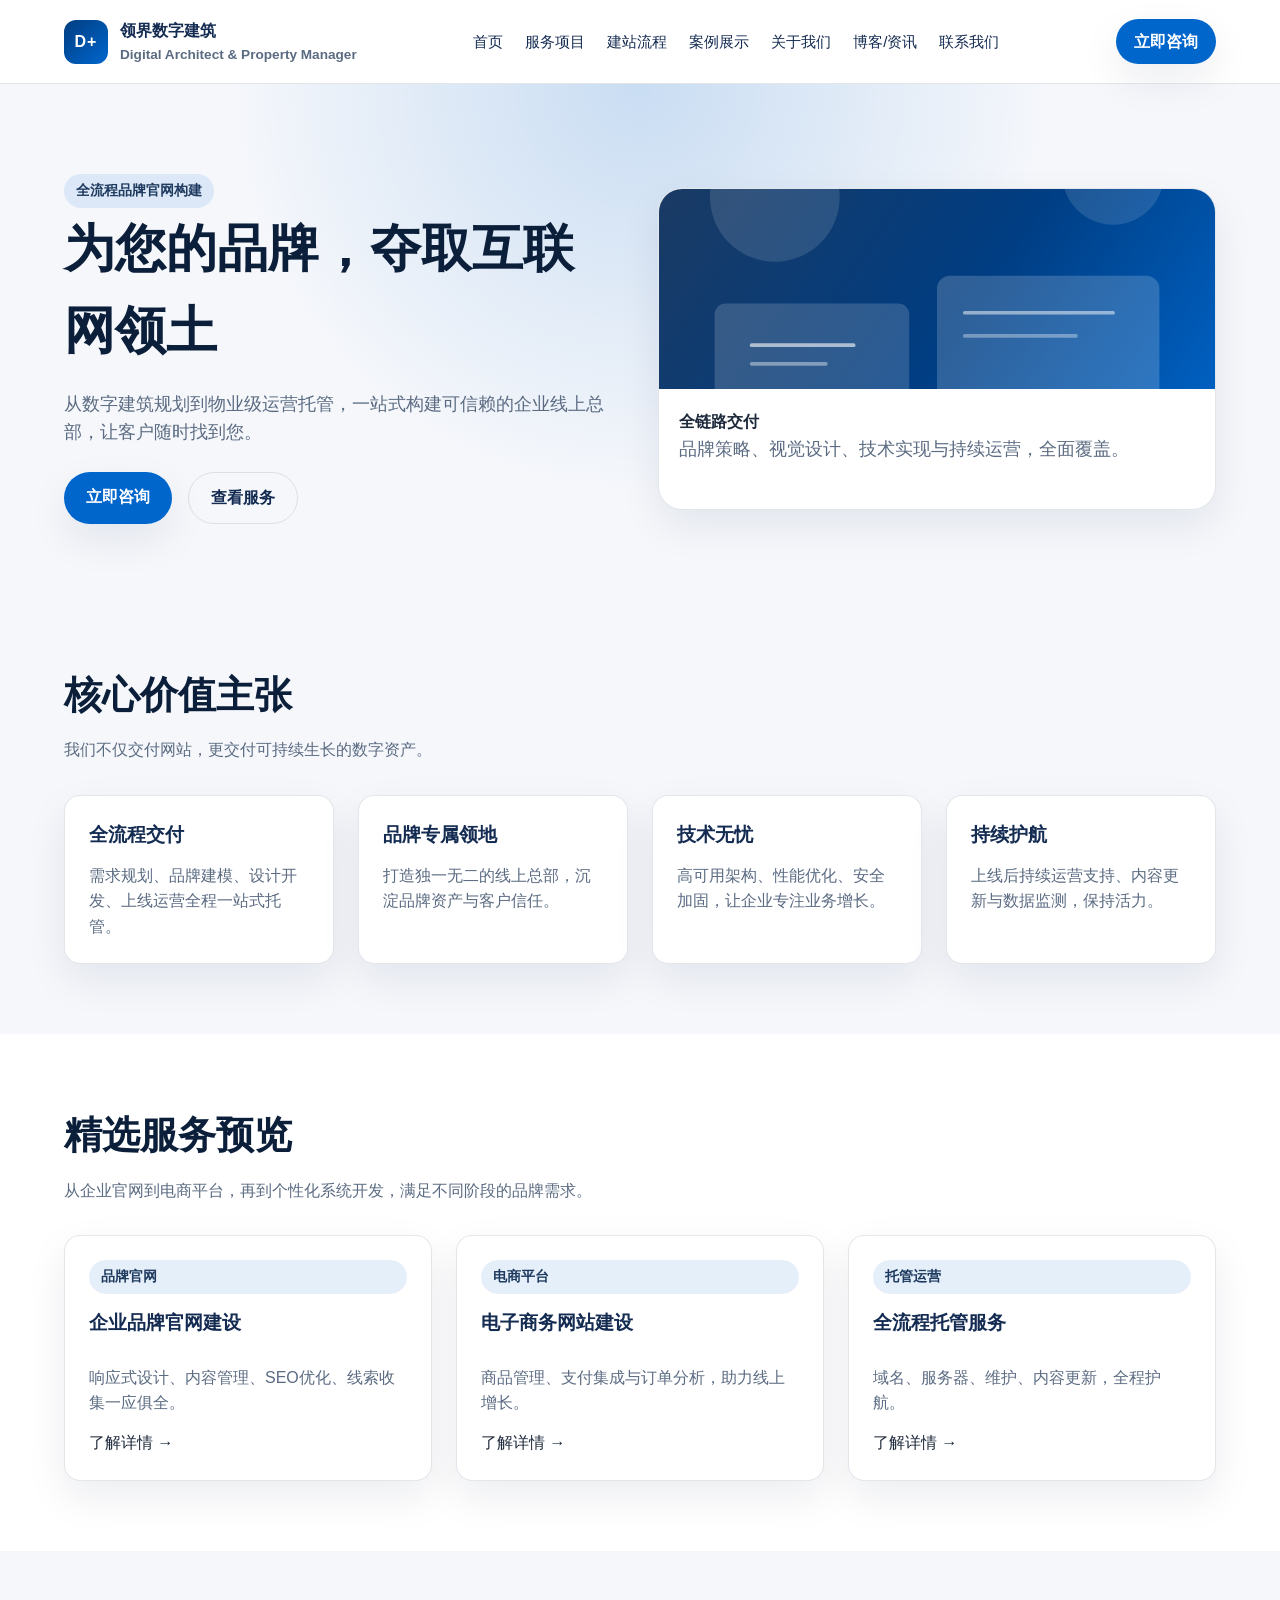
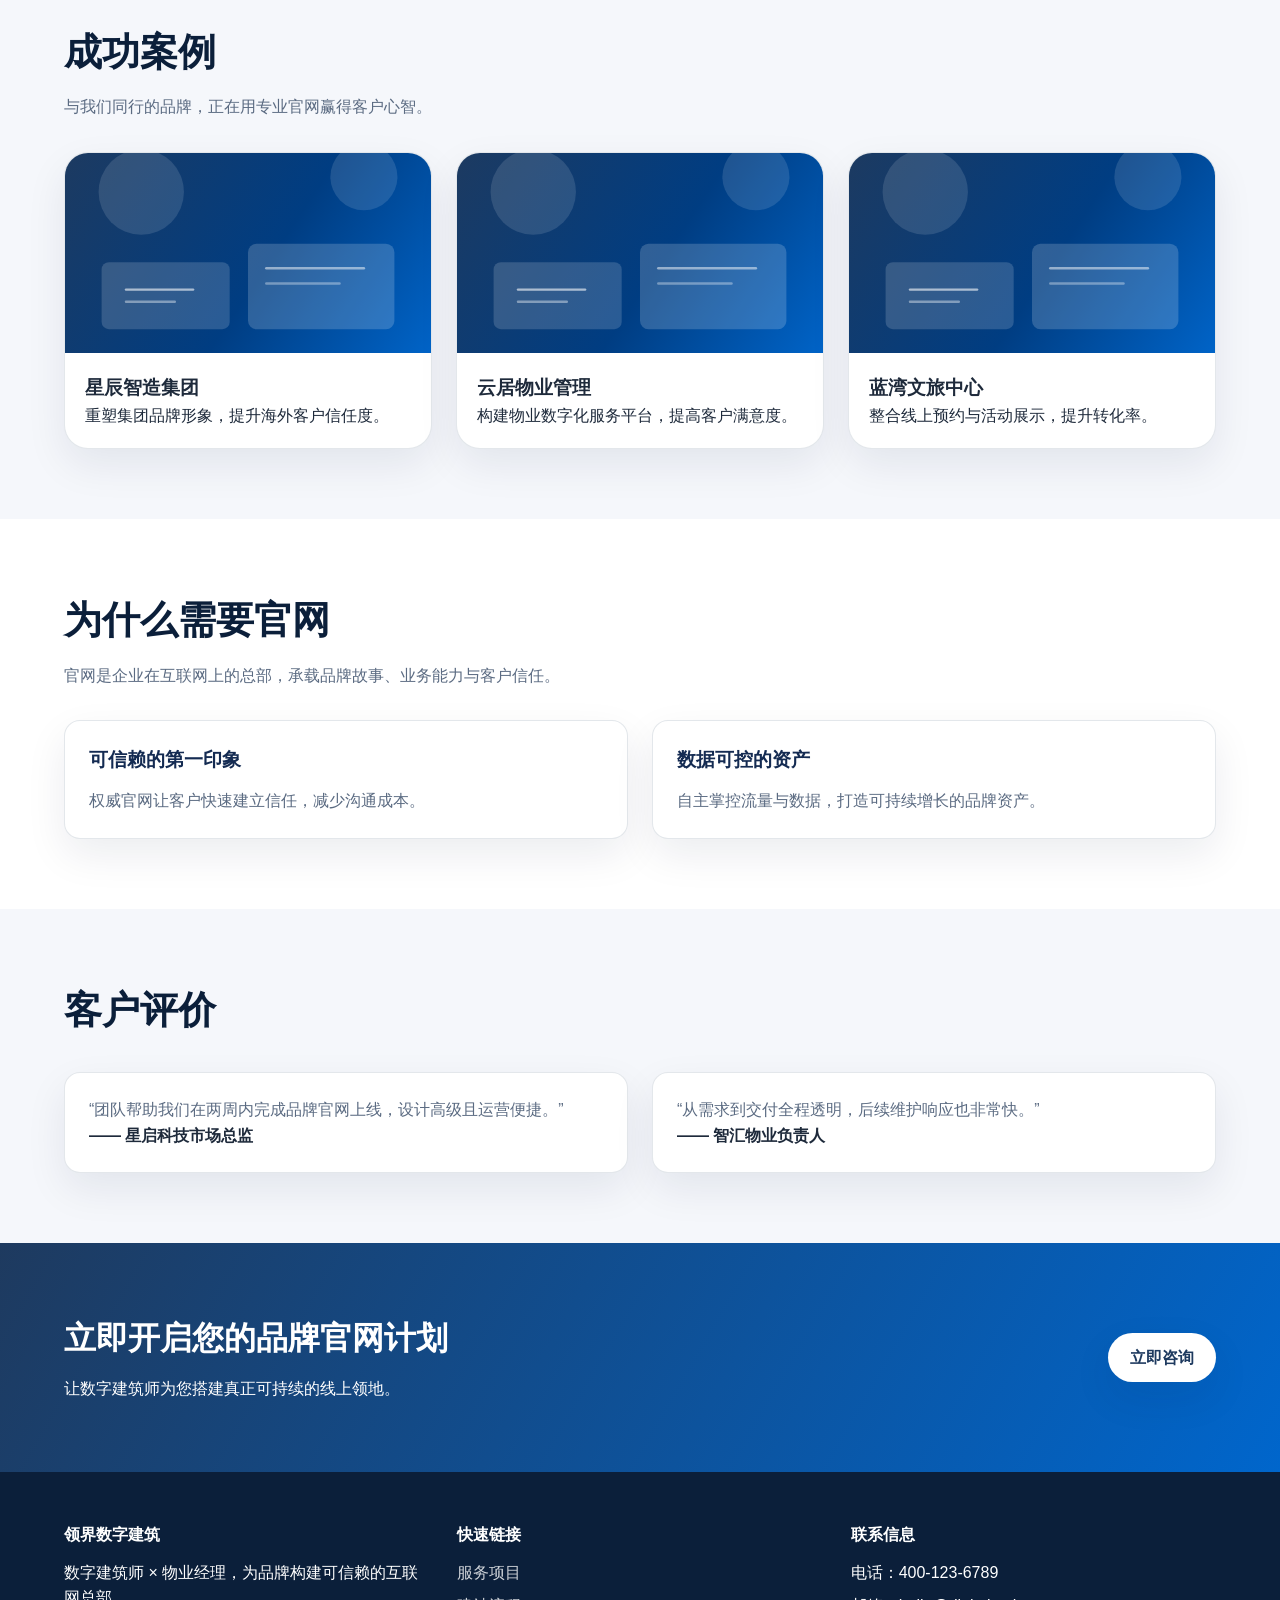
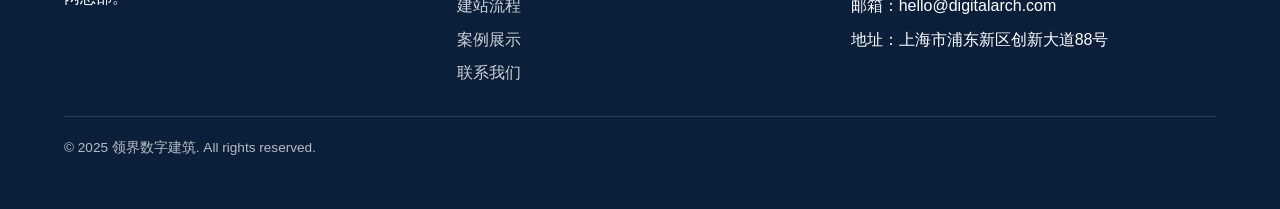
<file: index.html>
<!DOCTYPE html>
<html lang="zh-CN">
<head>
  <meta charset="UTF-8" />
  <meta name="viewport" content="width=device-width, initial-scale=1.0" />
  <title>数字建筑师与物业经理 | 品牌官网</title>
  <link rel="stylesheet" href="css/style.css" />
</head>
<body>
  <header class="header">
    <div class="container nav">
      <a class="brand" href="index.html">
        <span class="brand-badge">D+</span>
        <div>
          <strong>领界数字建筑</strong>
          <div style="font-size: 0.85rem; color: var(--muted);">Digital Architect & Property Manager</div>
        </div>
      </a>
      <nav class="nav-links">
        <a href="index.html">首页</a>
        <a href="services.html">服务项目</a>
        <a href="process.html">建站流程</a>
        <a href="portfolio.html">案例展示</a>
        <a href="about.html">关于我们</a>
        <a href="blog.html">博客/资讯</a>
        <a href="contact.html">联系我们</a>
      </nav>
      <a class="nav-cta" href="contact.html">立即咨询</a>
      <button class="menu-toggle" aria-label="打开菜单">菜单</button>
    </div>
  </header>

  <section class="hero">
    <div class="container hero-grid">
      <div>
        <span class="tag">全流程品牌官网构建</span>
        <h1>为您的品牌，夺取互联网领土</h1>
        <p>从数字建筑规划到物业级运营托管，一站式构建可信赖的企业线上总部，让客户随时找到您。</p>
        <div class="hero-actions">
          <a class="btn btn-primary" href="contact.html">立即咨询</a>
          <a class="btn btn-outline" href="services.html">查看服务</a>
        </div>
      </div>
      <div class="image-card">
        <img src="assets/placeholder.svg" alt="数字建筑视觉" />
        <div class="content">
          <strong>全链路交付</strong>
          <p>品牌策略、视觉设计、技术实现与持续运营，全面覆盖。</p>
        </div>
      </div>
    </div>
  </section>

  <section class="section">
    <div class="container">
      <div class="section-heading">
        <h2>核心价值主张</h2>
        <p>我们不仅交付网站，更交付可持续生长的数字资产。</p>
      </div>
      <div class="grid-4">
        <div class="card">
          <h3>全流程交付</h3>
          <p>需求规划、品牌建模、设计开发、上线运营全程一站式托管。</p>
        </div>
        <div class="card">
          <h3>品牌专属领地</h3>
          <p>打造独一无二的线上总部，沉淀品牌资产与客户信任。</p>
        </div>
        <div class="card">
          <h3>技术无忧</h3>
          <p>高可用架构、性能优化、安全加固，让企业专注业务增长。</p>
        </div>
        <div class="card">
          <h3>持续护航</h3>
          <p>上线后持续运营支持、内容更新与数据监测，保持活力。</p>
        </div>
      </div>
    </div>
  </section>

  <section class="section" style="background: #fff;">
    <div class="container">
      <div class="section-heading">
        <h2>精选服务预览</h2>
        <p>从企业官网到电商平台，再到个性化系统开发，满足不同阶段的品牌需求。</p>
      </div>
      <div class="grid-3">
        <div class="card service-preview">
          <span class="tag">品牌官网</span>
          <h3>企业品牌官网建设</h3>
          <p>响应式设计、内容管理、SEO优化、线索收集一应俱全。</p>
          <a href="services.html">了解详情 →</a>
        </div>
        <div class="card service-preview">
          <span class="tag">电商平台</span>
          <h3>电子商务网站建设</h3>
          <p>商品管理、支付集成与订单分析，助力线上增长。</p>
          <a href="services.html">了解详情 →</a>
        </div>
        <div class="card service-preview">
          <span class="tag">托管运营</span>
          <h3>全流程托管服务</h3>
          <p>域名、服务器、维护、内容更新，全程护航。</p>
          <a href="services.html">了解详情 →</a>
        </div>
      </div>
    </div>
  </section>

  <section class="section">
    <div class="container">
      <div class="section-heading">
        <h2>成功案例</h2>
        <p>与我们同行的品牌，正在用专业官网赢得客户心智。</p>
      </div>
      <div class="grid-3">
        <div class="image-card">
          <img src="assets/placeholder.svg" alt="案例一" />
          <div class="content">
            <h3>星辰智造集团</h3>
            <p>重塑集团品牌形象，提升海外客户信任度。</p>
          </div>
        </div>
        <div class="image-card">
          <img src="assets/placeholder.svg" alt="案例二" />
          <div class="content">
            <h3>云居物业管理</h3>
            <p>构建物业数字化服务平台，提高客户满意度。</p>
          </div>
        </div>
        <div class="image-card">
          <img src="assets/placeholder.svg" alt="案例三" />
          <div class="content">
            <h3>蓝湾文旅中心</h3>
            <p>整合线上预约与活动展示，提升转化率。</p>
          </div>
        </div>
      </div>
    </div>
  </section>

  <section class="section" style="background: #fff;">
    <div class="container">
      <div class="section-heading">
        <h2>为什么需要官网</h2>
        <p>官网是企业在互联网上的总部，承载品牌故事、业务能力与客户信任。</p>
      </div>
      <div class="grid-2">
        <div class="card">
          <h3>可信赖的第一印象</h3>
          <p>权威官网让客户快速建立信任，减少沟通成本。</p>
        </div>
        <div class="card">
          <h3>数据可控的资产</h3>
          <p>自主掌控流量与数据，打造可持续增长的品牌资产。</p>
        </div>
      </div>
    </div>
  </section>

  <section class="section">
    <div class="container">
      <div class="section-heading">
        <h2>客户评价</h2>
      </div>
      <div class="grid-2">
        <div class="card">
          <p>“团队帮助我们在两周内完成品牌官网上线，设计高级且运营便捷。”</p>
          <strong>—— 星启科技市场总监</strong>
        </div>
        <div class="card">
          <p>“从需求到交付全程透明，后续维护响应也非常快。”</p>
          <strong>—— 智汇物业负责人</strong>
        </div>
      </div>
    </div>
  </section>

  <section class="section" style="background: linear-gradient(120deg, var(--navy-700), var(--accent)); color: #fff;">
    <div class="container" style="display: flex; flex-wrap: wrap; gap: 20px; align-items: center; justify-content: space-between;">
      <div>
        <h2 style="font-size: 2rem; margin-bottom: 12px;">立即开启您的品牌官网计划</h2>
        <p>让数字建筑师为您搭建真正可持续的线上领地。</p>
      </div>
      <a class="btn btn-primary" href="contact.html" style="background: #fff; color: var(--navy-700);">立即咨询</a>
    </div>
  </section>

  <footer class="footer">
    <div class="container footer-grid">
      <div>
        <h4>领界数字建筑</h4>
        <p>数字建筑师 × 物业经理，为品牌构建可信赖的互联网总部。</p>
      </div>
      <div>
        <h4>快速链接</h4>
        <div style="display: grid; gap: 8px;">
          <a href="services.html">服务项目</a>
          <a href="process.html">建站流程</a>
          <a href="portfolio.html">案例展示</a>
          <a href="contact.html">联系我们</a>
        </div>
      </div>
      <div>
        <h4>联系信息</h4>
        <div style="display: grid; gap: 8px;">
          <span>电话：400-123-6789</span>
          <span>邮箱：hello@digitalarch.com</span>
          <span>地址：上海市浦东新区创新大道88号</span>
        </div>
      </div>
    </div>
    <div class="container footer-bottom">© 2025 领界数字建筑. All rights reserved.</div>
  </footer>

  <script src="js/script.js"></script>
</body>
</html>
</file>
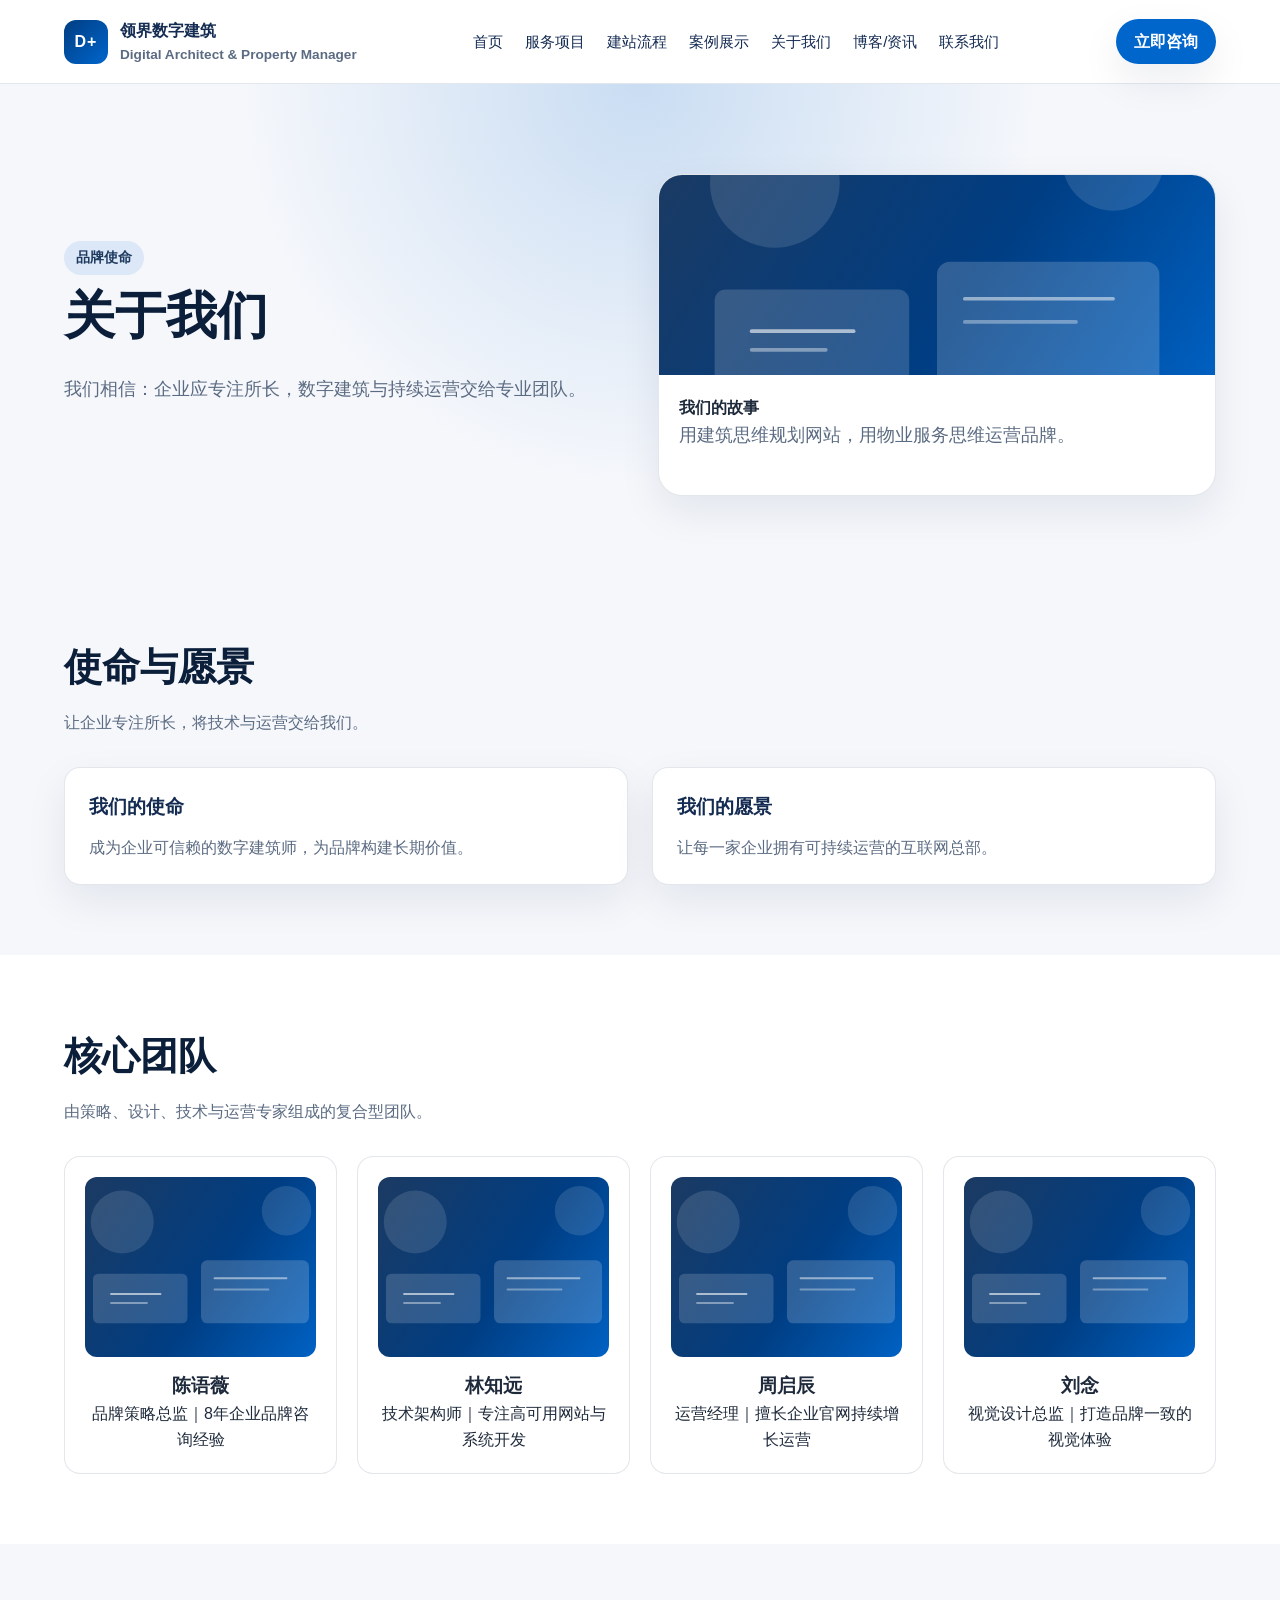
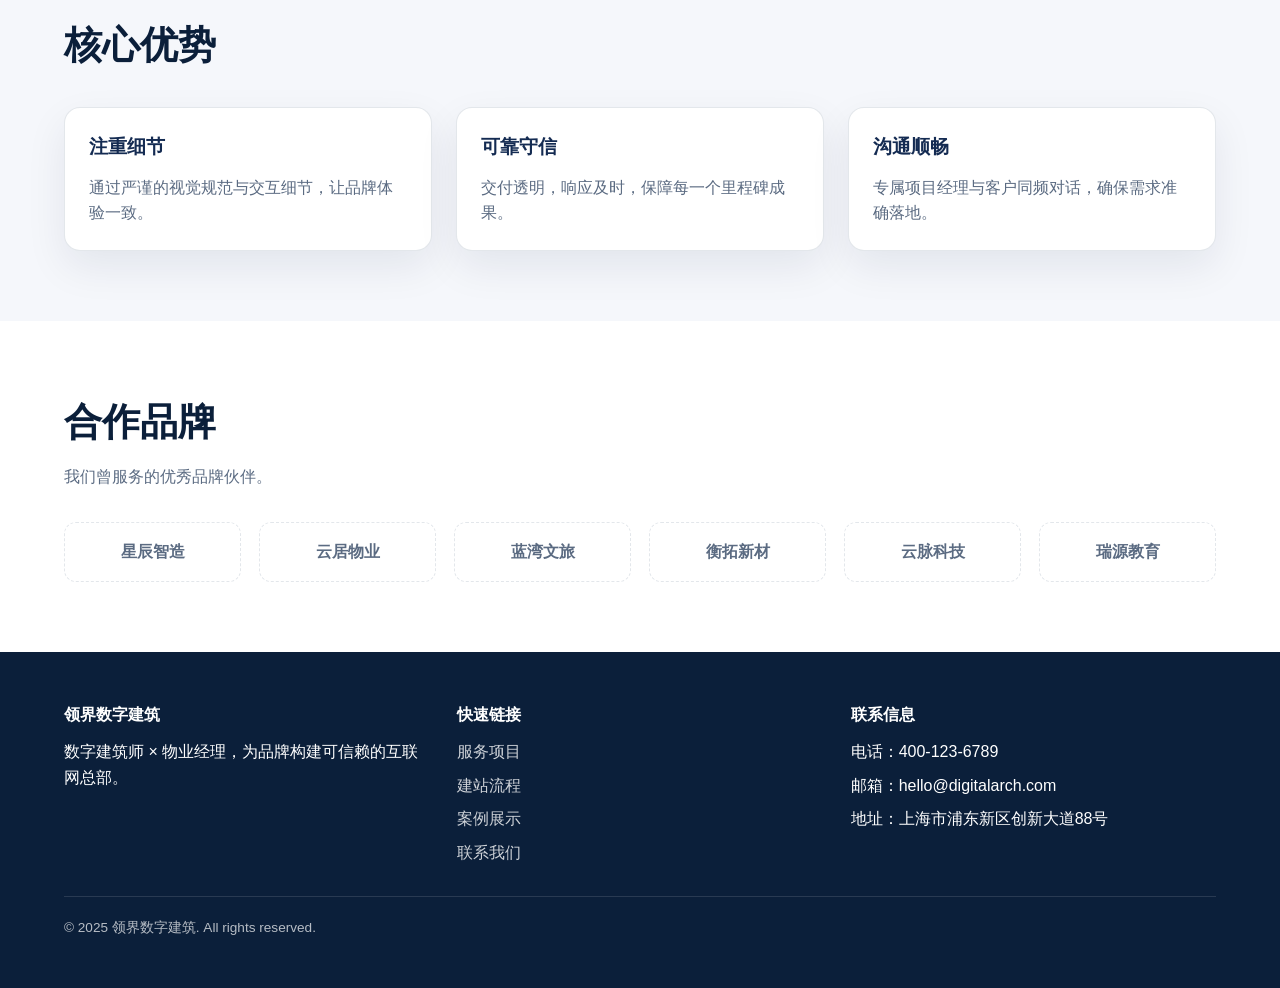
<file: about.html>
<!DOCTYPE html>
<html lang="zh-CN">
<head>
  <meta charset="UTF-8" />
  <meta name="viewport" content="width=device-width, initial-scale=1.0" />
  <title>关于我们 | 领界数字建筑</title>
  <link rel="stylesheet" href="css/style.css" />
</head>
<body>
  <header class="header">
    <div class="container nav">
      <a class="brand" href="index.html">
        <span class="brand-badge">D+</span>
        <div>
          <strong>领界数字建筑</strong>
          <div style="font-size: 0.85rem; color: var(--muted);">Digital Architect & Property Manager</div>
        </div>
      </a>
      <nav class="nav-links">
        <a href="index.html">首页</a>
        <a href="services.html">服务项目</a>
        <a href="process.html">建站流程</a>
        <a href="portfolio.html">案例展示</a>
        <a href="about.html">关于我们</a>
        <a href="blog.html">博客/资讯</a>
        <a href="contact.html">联系我们</a>
      </nav>
      <a class="nav-cta" href="contact.html">立即咨询</a>
      <button class="menu-toggle" aria-label="打开菜单">菜单</button>
    </div>
  </header>

  <section class="hero">
    <div class="container hero-grid">
      <div>
        <span class="tag">品牌使命</span>
        <h1>关于我们</h1>
        <p>我们相信：企业应专注所长，数字建筑与持续运营交给专业团队。</p>
      </div>
      <div class="image-card">
        <img src="assets/placeholder.svg" alt="团队故事" />
        <div class="content">
          <strong>我们的故事</strong>
          <p>用建筑思维规划网站，用物业服务思维运营品牌。</p>
        </div>
      </div>
    </div>
  </section>

  <section class="section">
    <div class="container">
      <div class="section-heading">
        <h2>使命与愿景</h2>
        <p>让企业专注所长，将技术与运营交给我们。</p>
      </div>
      <div class="grid-2">
        <div class="card">
          <h3>我们的使命</h3>
          <p>成为企业可信赖的数字建筑师，为品牌构建长期价值。</p>
        </div>
        <div class="card">
          <h3>我们的愿景</h3>
          <p>让每一家企业拥有可持续运营的互联网总部。</p>
        </div>
      </div>
    </div>
  </section>

  <section class="section" style="background: #fff;">
    <div class="container">
      <div class="section-heading">
        <h2>核心团队</h2>
        <p>由策略、设计、技术与运营专家组成的复合型团队。</p>
      </div>
      <div class="team">
        <div class="team-member">
          <img src="assets/placeholder.svg" alt="负责人" />
          <h3>陈语薇</h3>
          <p>品牌策略总监｜8年企业品牌咨询经验</p>
        </div>
        <div class="team-member">
          <img src="assets/placeholder.svg" alt="技术负责人" />
          <h3>林知远</h3>
          <p>技术架构师｜专注高可用网站与系统开发</p>
        </div>
        <div class="team-member">
          <img src="assets/placeholder.svg" alt="运营负责人" />
          <h3>周启辰</h3>
          <p>运营经理｜擅长企业官网持续增长运营</p>
        </div>
        <div class="team-member">
          <img src="assets/placeholder.svg" alt="设计负责人" />
          <h3>刘念</h3>
          <p>视觉设计总监｜打造品牌一致的视觉体验</p>
        </div>
      </div>
    </div>
  </section>

  <section class="section">
    <div class="container">
      <div class="section-heading">
        <h2>核心优势</h2>
      </div>
      <div class="grid-3">
        <div class="card">
          <h3>注重细节</h3>
          <p>通过严谨的视觉规范与交互细节，让品牌体验一致。</p>
        </div>
        <div class="card">
          <h3>可靠守信</h3>
          <p>交付透明，响应及时，保障每一个里程碑成果。</p>
        </div>
        <div class="card">
          <h3>沟通顺畅</h3>
          <p>专属项目经理与客户同频对话，确保需求准确落地。</p>
        </div>
      </div>
    </div>
  </section>

  <section class="section" style="background: #fff;">
    <div class="container">
      <div class="section-heading">
        <h2>合作品牌</h2>
        <p>我们曾服务的优秀品牌伙伴。</p>
      </div>
      <div class="logo-wall">
        <div class="logo">星辰智造</div>
        <div class="logo">云居物业</div>
        <div class="logo">蓝湾文旅</div>
        <div class="logo">衡拓新材</div>
        <div class="logo">云脉科技</div>
        <div class="logo">瑞源教育</div>
      </div>
    </div>
  </section>

  <footer class="footer">
    <div class="container footer-grid">
      <div>
        <h4>领界数字建筑</h4>
        <p>数字建筑师 × 物业经理，为品牌构建可信赖的互联网总部。</p>
      </div>
      <div>
        <h4>快速链接</h4>
        <div style="display: grid; gap: 8px;">
          <a href="services.html">服务项目</a>
          <a href="process.html">建站流程</a>
          <a href="portfolio.html">案例展示</a>
          <a href="contact.html">联系我们</a>
        </div>
      </div>
      <div>
        <h4>联系信息</h4>
        <div style="display: grid; gap: 8px;">
          <span>电话：400-123-6789</span>
          <span>邮箱：hello@digitalarch.com</span>
          <span>地址：上海市浦东新区创新大道88号</span>
        </div>
      </div>
    </div>
    <div class="container footer-bottom">© 2025 领界数字建筑. All rights reserved.</div>
  </footer>

  <script src="js/script.js"></script>
</body>
</html>
</file>
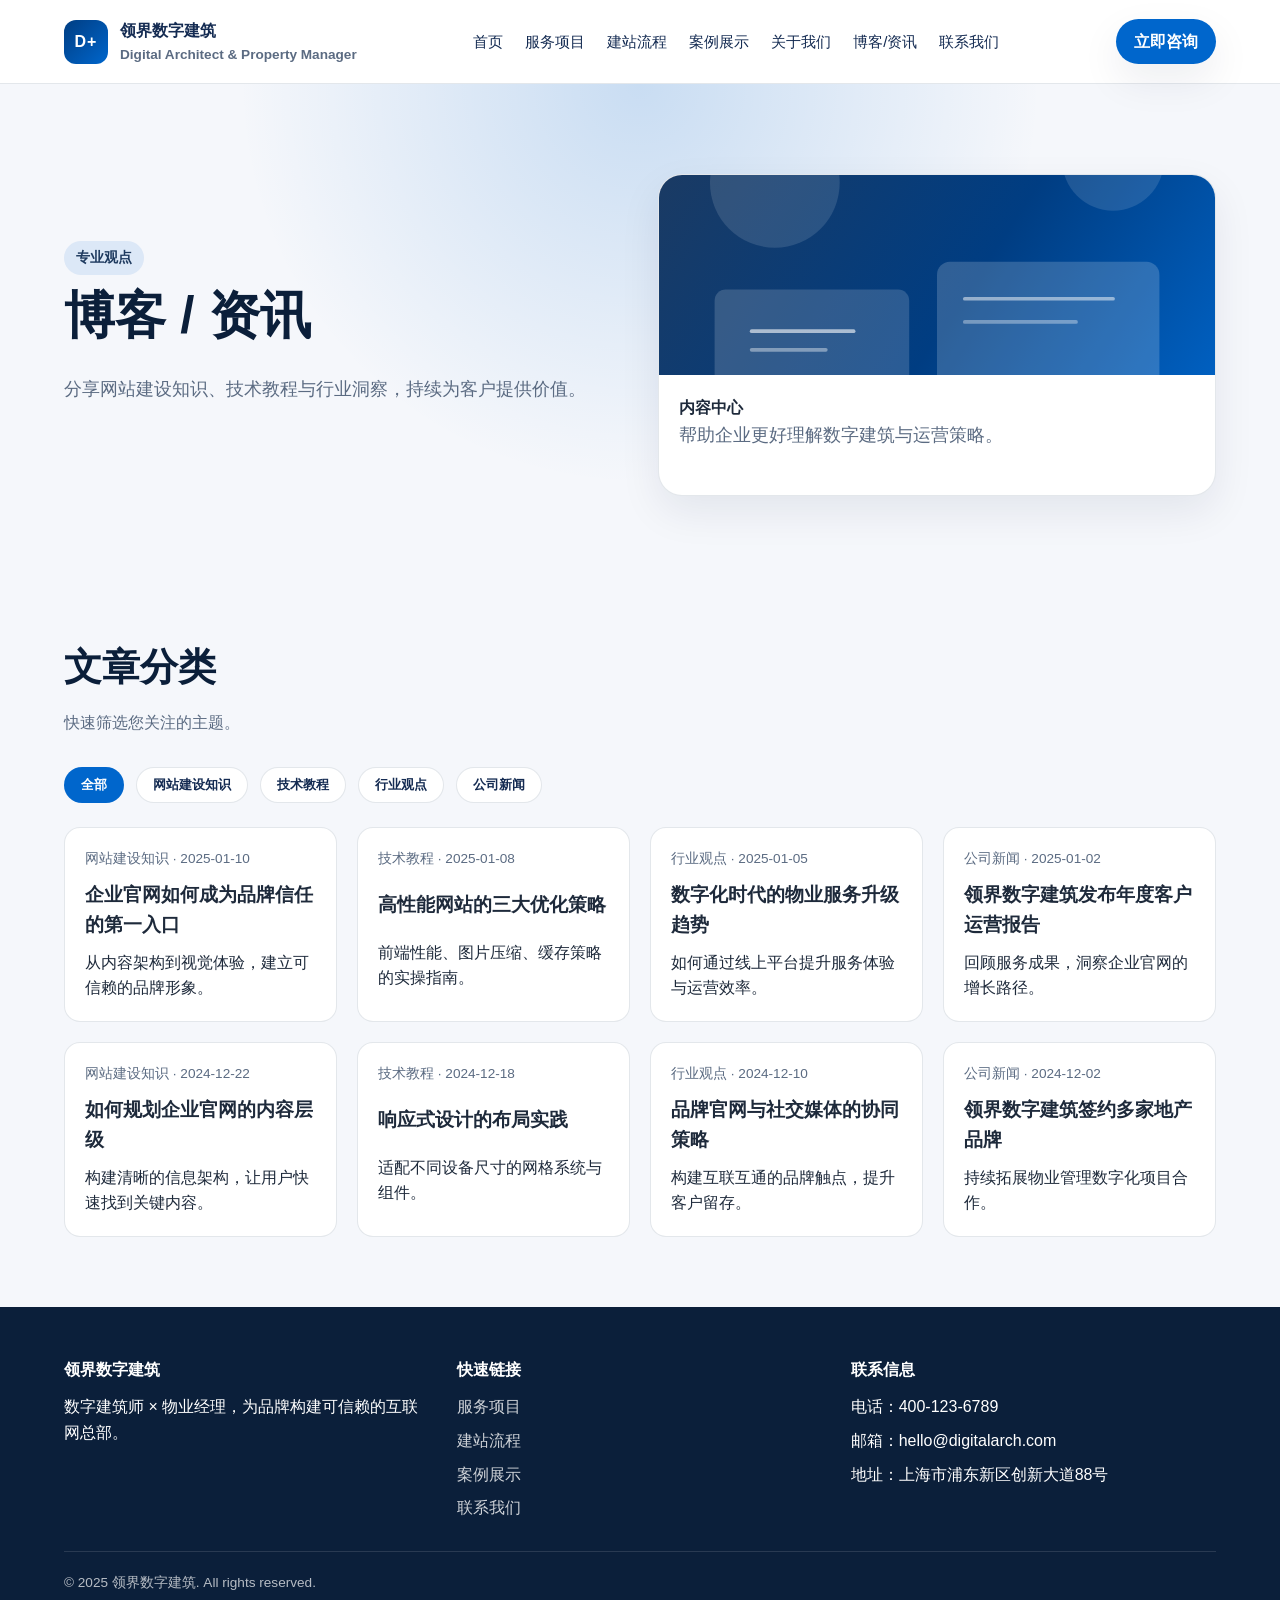
<file: blog.html>
<!DOCTYPE html>
<html lang="zh-CN">
<head>
  <meta charset="UTF-8" />
  <meta name="viewport" content="width=device-width, initial-scale=1.0" />
  <title>博客资讯 | 领界数字建筑</title>
  <link rel="stylesheet" href="css/style.css" />
</head>
<body>
  <header class="header">
    <div class="container nav">
      <a class="brand" href="index.html">
        <span class="brand-badge">D+</span>
        <div>
          <strong>领界数字建筑</strong>
          <div style="font-size: 0.85rem; color: var(--muted);">Digital Architect & Property Manager</div>
        </div>
      </a>
      <nav class="nav-links">
        <a href="index.html">首页</a>
        <a href="services.html">服务项目</a>
        <a href="process.html">建站流程</a>
        <a href="portfolio.html">案例展示</a>
        <a href="about.html">关于我们</a>
        <a href="blog.html">博客/资讯</a>
        <a href="contact.html">联系我们</a>
      </nav>
      <a class="nav-cta" href="contact.html">立即咨询</a>
      <button class="menu-toggle" aria-label="打开菜单">菜单</button>
    </div>
  </header>

  <section class="hero">
    <div class="container hero-grid">
      <div>
        <span class="tag">专业观点</span>
        <h1>博客 / 资讯</h1>
        <p>分享网站建设知识、技术教程与行业洞察，持续为客户提供价值。</p>
      </div>
      <div class="image-card">
        <img src="assets/placeholder.svg" alt="博客资讯" />
        <div class="content">
          <strong>内容中心</strong>
          <p>帮助企业更好理解数字建筑与运营策略。</p>
        </div>
      </div>
    </div>
  </section>

  <section class="section">
    <div class="container">
      <div class="section-heading">
        <h2>文章分类</h2>
        <p>快速筛选您关注的主题。</p>
      </div>
      <div class="filter-bar">
        <button class="active" data-filter="all">全部</button>
        <button data-filter="knowledge">网站建设知识</button>
        <button data-filter="tutorial">技术教程</button>
        <button data-filter="insight">行业观点</button>
        <button data-filter="news">公司新闻</button>
      </div>
      <div class="blog-list">
        <article class="blog-card" data-category="knowledge">
          <span>网站建设知识 · 2025-01-10</span>
          <h3>企业官网如何成为品牌信任的第一入口</h3>
          <p>从内容架构到视觉体验，建立可信赖的品牌形象。</p>
        </article>
        <article class="blog-card" data-category="tutorial">
          <span>技术教程 · 2025-01-08</span>
          <h3>高性能网站的三大优化策略</h3>
          <p>前端性能、图片压缩、缓存策略的实操指南。</p>
        </article>
        <article class="blog-card" data-category="insight">
          <span>行业观点 · 2025-01-05</span>
          <h3>数字化时代的物业服务升级趋势</h3>
          <p>如何通过线上平台提升服务体验与运营效率。</p>
        </article>
        <article class="blog-card" data-category="news">
          <span>公司新闻 · 2025-01-02</span>
          <h3>领界数字建筑发布年度客户运营报告</h3>
          <p>回顾服务成果，洞察企业官网的增长路径。</p>
        </article>
        <article class="blog-card" data-category="knowledge">
          <span>网站建设知识 · 2024-12-22</span>
          <h3>如何规划企业官网的内容层级</h3>
          <p>构建清晰的信息架构，让用户快速找到关键内容。</p>
        </article>
        <article class="blog-card" data-category="tutorial">
          <span>技术教程 · 2024-12-18</span>
          <h3>响应式设计的布局实践</h3>
          <p>适配不同设备尺寸的网格系统与组件。</p>
        </article>
        <article class="blog-card" data-category="insight">
          <span>行业观点 · 2024-12-10</span>
          <h3>品牌官网与社交媒体的协同策略</h3>
          <p>构建互联互通的品牌触点，提升客户留存。</p>
        </article>
        <article class="blog-card" data-category="news">
          <span>公司新闻 · 2024-12-02</span>
          <h3>领界数字建筑签约多家地产品牌</h3>
          <p>持续拓展物业管理数字化项目合作。</p>
        </article>
      </div>
    </div>
  </section>

  <footer class="footer">
    <div class="container footer-grid">
      <div>
        <h4>领界数字建筑</h4>
        <p>数字建筑师 × 物业经理，为品牌构建可信赖的互联网总部。</p>
      </div>
      <div>
        <h4>快速链接</h4>
        <div style="display: grid; gap: 8px;">
          <a href="services.html">服务项目</a>
          <a href="process.html">建站流程</a>
          <a href="portfolio.html">案例展示</a>
          <a href="contact.html">联系我们</a>
        </div>
      </div>
      <div>
        <h4>联系信息</h4>
        <div style="display: grid; gap: 8px;">
          <span>电话：400-123-6789</span>
          <span>邮箱：hello@digitalarch.com</span>
          <span>地址：上海市浦东新区创新大道88号</span>
        </div>
      </div>
    </div>
    <div class="container footer-bottom">© 2025 领界数字建筑. All rights reserved.</div>
  </footer>

  <script src="js/script.js"></script>
</body>
</html>
</file>
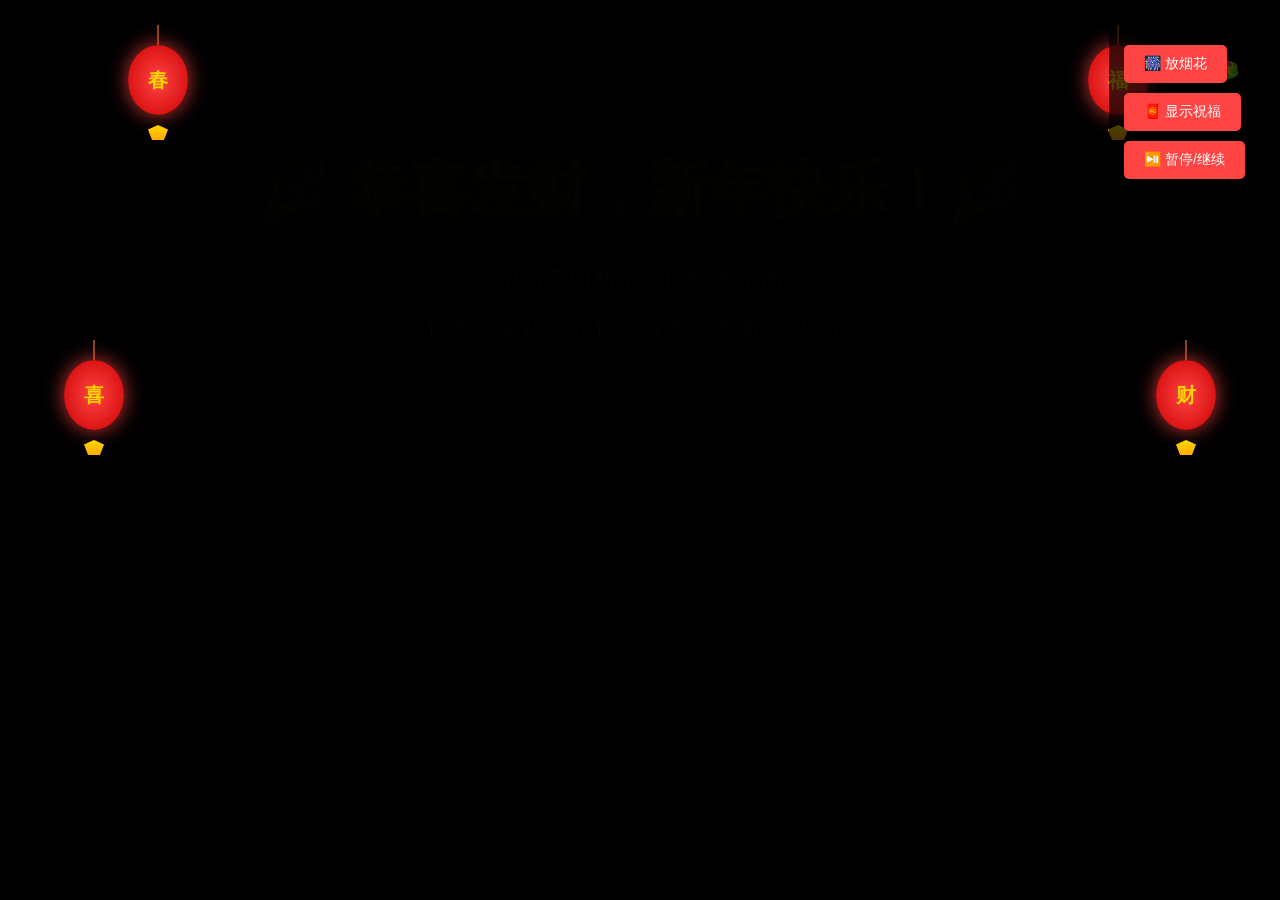
<file: cny-festive-effects.html>
<!DOCTYPE html>
<html lang="zh-CN">
<head>
    <meta charset="UTF-8">
    <meta name="viewport" content="width=device-width, initial-scale=1.0">
    <title>中国农历新年特效示例</title>
    <style>
        /* 基础样式 */
        body {
            margin: 0;
            padding: 0;
            background: linear-gradient(135deg, #1a1a2e 0%, #16213e 100%);
            font-family: "Microsoft YaHei", "微软雅黑", Arial, sans-serif;
            overflow-x: hidden;
        }

        #index1 {
            position: relative;
            width: 100%;
            min-height: 100vh;
            overflow: hidden;
        }

        /* 画布容器 */
        .cny-canvas {
            position: absolute;
            top: 0;
            left: 0;
            width: 100%;
            height: 100%;
            pointer-events: none;
            z-index: 1000;
        }

        /* 红包样式 */
        .red-envelope {
            position: absolute;
            width: 50px;
            height: 70px;
            background: linear-gradient(135deg, #ff4444 0%, #cc0000 100%);
            border-radius: 5px;
            box-shadow: 0 5px 15px rgba(255, 68, 68, 0.5);
            pointer-events: auto;
            cursor: pointer;
            animation: fall linear infinite;
            z-index: 1001;
        }

        .red-envelope::before {
            content: '福';
            position: absolute;
            top: 50%;
            left: 50%;
            transform: translate(-50%, -50%);
            color: #ffd700;
            font-size: 28px;
            font-weight: bold;
        }

        .red-envelope::after {
            content: '';
            position: absolute;
            top: 0;
            left: 0;
            right: 0;
            height: 25px;
            background: linear-gradient(135deg, #cc0000 0%, #990000 100%);
            border-radius: 5px 5px 0 0;
        }

        @keyframes fall {
            to {
                transform: translateY(100vh) rotate(360deg);
            }
        }

        /* 灯笼样式 */
        .lantern {
            position: absolute;
            width: 60px;
            height: 80px;
            z-index: 999;
        }

        .lantern-body {
            width: 100%;
            height: 70px;
            background: radial-gradient(ellipse at center, #ff4444 0%, #cc0000 100%);
            border-radius: 50%;
            position: relative;
            box-shadow: 0 0 20px rgba(255, 68, 68, 0.8);
            animation: lanternGlow 2s ease-in-out infinite alternate;
        }

        .lantern-rope {
            position: absolute;
            top: -20px;
            left: 50%;
            width: 2px;
            height: 20px;
            background: #8B4513;
            transform: translateX(-50%);
        }

        .lantern-tassel {
            position: absolute;
            bottom: -15px;
            left: 50%;
            width: 20px;
            height: 15px;
            background: linear-gradient(to bottom, #ffd700, #ffaa00);
            transform: translateX(-50%);
            clip-path: polygon(50% 0%, 0% 30%, 20% 100%, 80% 100%, 100% 30%);
        }

        .lantern-text {
            position: absolute;
            top: 50%;
            left: 50%;
            transform: translate(-50%, -50%);
            color: #ffd700;
            font-size: 20px;
            font-weight: bold;
        }

        @keyframes lanternGlow {
            0%, 100% {
                box-shadow: 0 0 20px rgba(255, 68, 68, 0.8), 0 0 40px rgba(255, 68, 68, 0.4);
            }
            50% {
                box-shadow: 0 0 30px rgba(255, 68, 68, 1), 0 0 60px rgba(255, 68, 68, 0.6);
            }
        }

        /* 纸屑样式 */
        .confetti {
            position: absolute;
            width: 10px;
            height: 10px;
            pointer-events: none;
            animation: confettiFall linear infinite;
            z-index: 998;
        }

        @keyframes confettiFall {
            to {
                transform: translateY(100vh) rotate(720deg);
                opacity: 0;
            }
        }

        /* 烟花容器 */
        #fireworks-canvas {
            position: absolute;
            top: 0;
            left: 0;
            width: 100%;
            height: 100%;
            pointer-events: none;
            z-index: 997;
        }

        /* 祝福语样式 */
        .blessing-text {
            position: absolute;
            font-size: 48px;
            font-weight: bold;
            color: #ffd700;
            text-shadow: 
                0 0 10px rgba(255, 215, 0, 0.8),
                0 0 20px rgba(255, 215, 0, 0.6),
                0 0 30px rgba(255, 215, 0, 0.4),
                2px 2px 4px rgba(0, 0, 0, 0.8);
            animation: blessingFadeIn 3s ease-out forwards;
            z-index: 1002;
            pointer-events: none;
        }

        @keyframes blessingFadeIn {
            0% {
                opacity: 0;
                transform: scale(0.5) translateY(-50px);
            }
            50% {
                opacity: 1;
                transform: scale(1.2) translateY(0);
            }
            100% {
                opacity: 0;
                transform: scale(1) translateY(50px);
            }
        }

        /* 示例内容 */
        .demo-content {
            position: relative;
            z-index: 1;
            padding: 50px;
            color: white;
            text-align: center;
        }

        .demo-content h1 {
            font-size: 60px;
            margin: 100px 0 30px;
            color: #ffd700;
            text-shadow: 0 0 20px rgba(255, 215, 0, 0.8);
        }

        .demo-content p {
            font-size: 24px;
            margin: 20px 0;
        }

        /* 控制按钮 */
        .controls {
            position: fixed;
            top: 20px;
            right: 20px;
            z-index: 2000;
            background: rgba(0, 0, 0, 0.7);
            padding: 15px;
            border-radius: 10px;
        }

        .controls button {
            display: block;
            margin: 10px 0;
            padding: 10px 20px;
            background: #ff4444;
            color: white;
            border: none;
            border-radius: 5px;
            cursor: pointer;
            font-size: 14px;
            transition: background 0.3s;
        }

        .controls button:hover {
            background: #cc0000;
        }
    </style>
</head>
<body>
    <!-- 目标 div 容器 -->
    <div id="index1">
        <!-- 烟花画布 -->
        <canvas id="fireworks-canvas"></canvas>
        
        <!-- 示例内容 -->
        <div class="demo-content">
            <h1>🎉 恭喜发财，新年快乐！🎉</h1>
            <p>中国农历新年节日特效示例</p>
            <p>包含：烟花、红包、灯笼、纸屑、祝福语</p>
        </div>
    </div>

    <!-- 控制面板 -->
    <div class="controls">
        <button onclick="CNYEffects.triggerFireworks()">🎆 放烟花</button>
        <button onclick="CNYEffects.addBlessing()">🧧 显示祝福</button>
        <button onclick="CNYEffects.toggleEffects()">⏯️ 暂停/继续</button>
    </div>

    <script>
        /**
         * 中国农历新年特效类
         * 包含烟花、红包、灯笼、纸屑、祝福语等特效
         */
        class CNYEffects {
            constructor(containerId) {
                this.container = document.getElementById(containerId);
                if (!this.container) {
                    console.error(`容器 #${containerId} 未找到`);
                    return;
                }

                this.isRunning = true;
                this.fireworksCanvas = null;
                this.fireworksCtx = null;
                this.particles = [];
                this.blessings = [
                    '新年快乐', '恭喜发财', '万事如意', '龙年大吉',
                    '心想事成', '福星高照', '吉祥如意', '财源广进'
                ];

                this.init();
            }

            init() {
                // 初始化烟花画布
                this.initFireworksCanvas();
                
                // 创建灯笼
                this.createLanterns();
                
                // 启动各种效果
                this.startRedEnvelopes();
                this.startConfetti();
                this.startFireworksAnimation();
                this.startBlessings();
            }

            initFireworksCanvas() {
                let canvas = this.container.querySelector('#fireworks-canvas');
                if (!canvas) {
                    canvas = document.createElement('canvas');
                    canvas.id = 'fireworks-canvas';
                    canvas.className = 'cny-canvas';
                    this.container.insertBefore(canvas, this.container.firstChild);
                }
                
                this.fireworksCanvas = canvas;
                this.fireworksCtx = canvas.getContext('2d');
                this.resizeCanvas();
                
                window.addEventListener('resize', () => this.resizeCanvas());
            }

            resizeCanvas() {
                if (!this.fireworksCanvas) return;
                this.fireworksCanvas.width = this.container.offsetWidth;
                this.fireworksCanvas.height = this.container.offsetHeight;
            }

            // 烟花效果
            createFirework(x, y) {
                const colors = ['#ff4444', '#ffd700', '#ff6b00', '#ff1493', '#00ff00'];
                const particleCount = 80;
                
                for (let i = 0; i < particleCount; i++) {
                    const angle = (Math.PI * 2 * i) / particleCount;
                    const velocity = 2 + Math.random() * 3;
                    
                    this.particles.push({
                        x: x,
                        y: y,
                        vx: Math.cos(angle) * velocity,
                        vy: Math.sin(angle) * velocity,
                        life: 1,
                        color: colors[Math.floor(Math.random() * colors.length)],
                        size: 2 + Math.random() * 3
                    });
                }
            }

            updateFireworks() {
                if (!this.fireworksCtx) return;
                
                this.fireworksCtx.fillStyle = 'rgba(0, 0, 0, 0.1)';
                this.fireworksCtx.fillRect(0, 0, this.fireworksCanvas.width, this.fireworksCanvas.height);

                for (let i = this.particles.length - 1; i >= 0; i--) {
                    const p = this.particles[i];
                    
                    p.x += p.vx;
                    p.y += p.vy;
                    p.vy += 0.05; // 重力
                    p.life -= 0.01;

                    if (p.life <= 0) {
                        this.particles.splice(i, 1);
                        continue;
                    }

                    this.fireworksCtx.globalAlpha = p.life;
                    this.fireworksCtx.fillStyle = p.color;
                    this.fireworksCtx.beginPath();
                    this.fireworksCtx.arc(p.x, p.y, p.size, 0, Math.PI * 2);
                    this.fireworksCtx.fill();
                }

                this.fireworksCtx.globalAlpha = 1;
            }

            startFireworksAnimation() {
                const animate = () => {
                    if (this.isRunning) {
                        this.updateFireworks();
                        
                        // 随机触发烟花
                        if (Math.random() < 0.02) {
                            const x = Math.random() * this.fireworksCanvas.width;
                            const y = Math.random() * this.fireworksCanvas.height * 0.6;
                            this.createFirework(x, y);
                        }
                    }
                    
                    requestAnimationFrame(animate);
                };
                
                animate();
            }

            triggerFireworks() {
                for (let i = 0; i < 3; i++) {
                    setTimeout(() => {
                        const x = Math.random() * this.fireworksCanvas.width;
                        const y = 100 + Math.random() * 200;
                        this.createFirework(x, y);
                    }, i * 300);
                }
            }

            // 红包飘落效果
            createRedEnvelope() {
                const envelope = document.createElement('div');
                envelope.className = 'red-envelope';
                envelope.style.left = Math.random() * (this.container.offsetWidth - 50) + 'px';
                envelope.style.top = '-70px';
                
                const duration = 8 + Math.random() * 4;
                envelope.style.animationDuration = duration + 's';
                envelope.style.animationDelay = Math.random() * 2 + 's';
                
                envelope.addEventListener('click', (e) => {
                    e.target.style.animation = 'none';
                    e.target.style.transition = 'all 0.5s';
                    e.target.style.transform = 'scale(0) rotate(360deg)';
                    e.target.style.opacity = '0';
                    
                    setTimeout(() => e.target.remove(), 500);
                    
                    // 点击红包时触发烟花
                    const rect = e.target.getBoundingClientRect();
                    this.createFirework(rect.left + 25, rect.top + 35);
                });
                
                this.container.appendChild(envelope);
                
                setTimeout(() => {
                    if (envelope.parentNode) {
                        envelope.remove();
                    }
                }, duration * 1000 + 2000);
            }

            startRedEnvelopes() {
                setInterval(() => {
                    if (this.isRunning) {
                        this.createRedEnvelope();
                    }
                }, 3000);
            }

            // 灯笼效果
            createLanterns() {
                const lanternTexts = ['春', '福', '喜', '财'];
                const positions = [
                    { top: '5%', left: '10%' },
                    { top: '5%', left: '85%' },
                    { top: '40%', left: '5%' },
                    { top: '40%', right: '5%' }
                ];

                positions.forEach((pos, index) => {
                    const lantern = document.createElement('div');
                    lantern.className = 'lantern';
                    Object.assign(lantern.style, pos);
                    
                    lantern.innerHTML = `
                        <div class="lantern-rope"></div>
                        <div class="lantern-body">
                            <div class="lantern-text">${lanternTexts[index % lanternTexts.length]}</div>
                        </div>
                        <div class="lantern-tassel"></div>
                    `;
                    
                    this.container.appendChild(lantern);
                });
            }

            // 纸屑飘落效果
            createConfetti() {
                const confetti = document.createElement('div');
                confetti.className = 'confetti';
                
                const colors = ['#ff4444', '#ffd700', '#ff6b00', '#ff1493'];
                const shapes = ['square', 'circle', 'triangle'];
                const shape = shapes[Math.floor(Math.random() * shapes.length)];
                
                confetti.style.left = Math.random() * this.container.offsetWidth + 'px';
                confetti.style.top = '-10px';
                confetti.style.backgroundColor = colors[Math.floor(Math.random() * colors.length)];
                confetti.style.animationDuration = (6 + Math.random() * 4) + 's';
                confetti.style.animationDelay = Math.random() * 2 + 's';
                
                if (shape === 'circle') {
                    confetti.style.borderRadius = '50%';
                } else if (shape === 'triangle') {
                    confetti.style.width = '0';
                    confetti.style.height = '0';
                    confetti.style.backgroundColor = 'transparent';
                    confetti.style.borderLeft = '5px solid transparent';
                    confetti.style.borderRight = '5px solid transparent';
                    confetti.style.borderBottom = '10px solid ' + colors[Math.floor(Math.random() * colors.length)];
                }
                
                this.container.appendChild(confetti);
                
                setTimeout(() => confetti.remove(), 12000);
            }

            startConfetti() {
                setInterval(() => {
                    if (this.isRunning) {
                        this.createConfetti();
                    }
                }, 400);
            }

            // 祝福语效果
            addBlessing() {
                const blessing = document.createElement('div');
                blessing.className = 'blessing-text';
                blessing.textContent = this.blessings[Math.floor(Math.random() * this.blessings.length)];
                
                blessing.style.left = (20 + Math.random() * 60) + '%';
                blessing.style.top = (30 + Math.random() * 40) + '%';
                blessing.style.transform = 'translate(-50%, -50%)';
                
                this.container.appendChild(blessing);
                
                setTimeout(() => blessing.remove(), 3000);
            }

            startBlessings() {
                setInterval(() => {
                    if (this.isRunning) {
                        this.addBlessing();
                    }
                }, 8000);
            }

            // 切换效果开关
            toggleEffects() {
                this.isRunning = !this.isRunning;
            }

            // 销毁所有效果
            destroy() {
                this.isRunning = false;
                this.particles = [];
                
                // 清理所有特效元素
                const elements = this.container.querySelectorAll('.red-envelope, .confetti, .blessing-text, .lantern');
                elements.forEach(el => el.remove());
                
                if (this.fireworksCanvas) {
                    this.fireworksCanvas.remove();
                }
            }
        }

        // 全局实例
        let CNYEffectsInstance = null;

        // 页面加载完成后初始化
        document.addEventListener('DOMContentLoaded', () => {
            CNYEffectsInstance = new CNYEffects('index1');
            
            // 将实例暴露到全局，方便外部调用
            window.CNYEffects = CNYEffectsInstance;
        });
    </script>
</body>
</html>
</file>
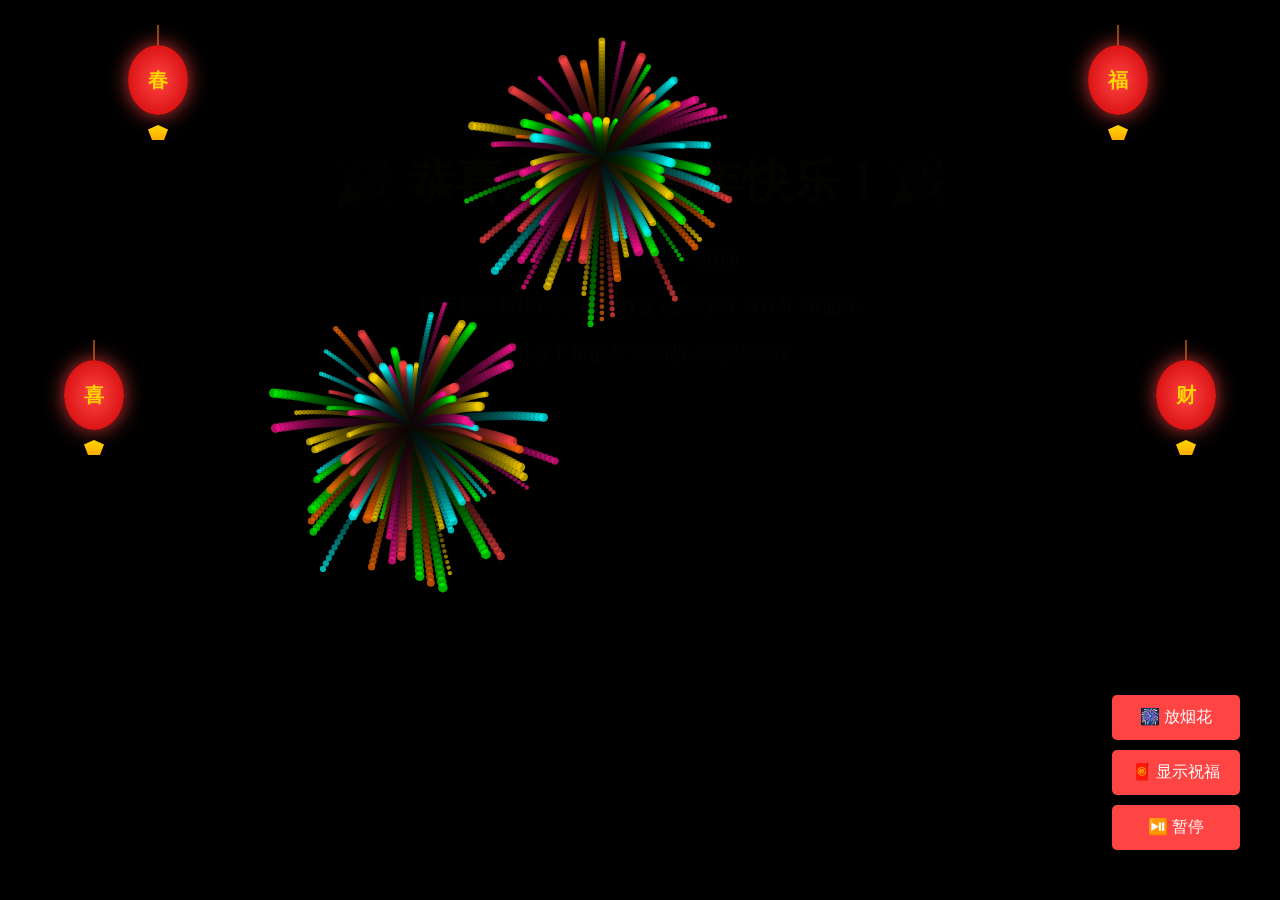
<file: cny-integration-example.html>
<!DOCTYPE html>
<html lang="zh-CN">
<head>
    <meta charset="UTF-8">
    <meta name="viewport" content="width=device-width, initial-scale=1.0">
    <title>集成示例 - 中国新年特效</title>
    <style>
        /* 你的页面样式 */
        body {
            margin: 0;
            padding: 0;
            font-family: Arial, sans-serif;
            background: #1a1a2e;
        }

        #index1 {
            min-height: 100vh;
            position: relative;
            /* 确保容器有 position: relative 以便特效元素定位 */
        }

        .page-content {
            position: relative;
            z-index: 1;
            padding: 50px;
            color: white;
            text-align: center;
        }

        .page-content h1 {
            font-size: 48px;
            color: #ffd700;
            margin-top: 100px;
        }

        .page-content p {
            font-size: 20px;
            margin: 20px 0;
        }

        /* 控制面板样式 */
        .control-panel {
            position: fixed;
            bottom: 20px;
            right: 20px;
            background: rgba(0, 0, 0, 0.8);
            padding: 20px;
            border-radius: 10px;
            z-index: 2000;
        }

        .control-panel button {
            display: block;
            width: 100%;
            margin: 10px 0;
            padding: 12px 20px;
            background: #ff4444;
            color: white;
            border: none;
            border-radius: 5px;
            cursor: pointer;
            font-size: 16px;
            transition: background 0.3s;
        }

        .control-panel button:hover {
            background: #cc0000;
        }

        .control-panel button:active {
            transform: scale(0.95);
        }
    </style>
</head>
<body>
    <!-- 
        ===================================
        目标容器：id="index1"
        特效将在这个容器内显示
        ===================================
    -->
    <div id="index1">
        <!-- 你的页面内容 -->
        <div class="page-content">
            <h1>🎉 恭喜发财，新年快乐！🎉</h1>
            <p>这是一个集成示例页面</p>
            <p>展示如何将中国新年特效集成到现有 HTML 页面中</p>
            <p>使用右下角的控制面板来控制特效</p>
        </div>
    </div>

    <!-- 控制面板 -->
    <div class="control-panel">
        <button onclick="cnyEffects.triggerFireworks()">🎆 放烟花</button>
        <button onclick="cnyEffects.addBlessing()">🧧 显示祝福</button>
        <button onclick="toggleEffects()">⏯️ <span id="toggleText">暂停</span></button>
    </div>

    <!-- 
        ===================================
        引入特效 JavaScript 文件
        ===================================
    -->
    <script src="cny-festive-effects.js"></script>

    <!-- 
        ===================================
        初始化特效
        ===================================
    -->
    <script>
        // 定义全局变量存储特效实例
        let cnyEffects;

        // DOM 加载完成后初始化特效
        document.addEventListener('DOMContentLoaded', function() {
            // 创建特效实例
            cnyEffects = new CNYFestiveEffects('index1', {
                // 配置选项（可选）
                enableFireworks: true,        // 启用烟花
                enableRedEnvelopes: true,     // 启用红包
                enableLanterns: true,         // 启用灯笼
                enableConfetti: true,         // 启用纸屑
                enableBlessings: true,        // 启用祝福语
                
                // 高级配置
                fireworksFrequency: 0.02,     // 烟花频率
                redEnvelopeInterval: 3000,    // 红包间隔（毫秒）
                confettiInterval: 400,        // 纸屑间隔（毫秒）
                blessingInterval: 8000,       // 祝福语间隔（毫秒）
                
                // 自定义祝福语（可选）
                customBlessings: [
                    '新年快乐', '恭喜发财', '万事如意',
                    '龙年大吉', '心想事成', '福星高照',
                    '吉祥如意', '财源广进', '步步高升',
                    '阖家欢乐', '身体健康', '事业有成'
                ]
            });

            console.log('🎊 新年特效已启动！');
        });

        // 切换特效开关
        function toggleEffects() {
            const isRunning = cnyEffects.toggle();
            document.getElementById('toggleText').textContent = isRunning ? '暂停' : '继续';
        }

        // 页面卸载时清理资源（可选）
        window.addEventListener('beforeunload', function() {
            if (cnyEffects) {
                cnyEffects.destroy();
            }
        });
    </script>

    <!-- 
        ===================================
        其他使用示例
        ===================================
        
        1. 只启用部分特效：
        ───────────────────────────────────
        cnyEffects = new CNYFestiveEffects('index1', {
            enableFireworks: true,
            enableRedEnvelopes: true,
            enableLanterns: false,
            enableConfetti: false,
            enableBlessings: false
        });

        2. 响应用户操作：
        ───────────────────────────────────
        document.getElementById('myButton').addEventListener('click', function() {
            cnyEffects.triggerFireworks(5);  // 放5个烟花
            cnyEffects.addBlessing('龙年大吉');  // 显示祝福
        });

        3. 根据设备优化：
        ───────────────────────────────────
        const isMobile = /Android|webOS|iPhone|iPad/i.test(navigator.userAgent);
        cnyEffects = new CNYFestiveEffects('index1', {
            fireworksFrequency: isMobile ? 0.01 : 0.02,
            redEnvelopeInterval: isMobile ? 5000 : 3000
        });

        4. 定时启动和停止：
        ───────────────────────────────────
        // 5秒后暂停特效
        setTimeout(function() {
            cnyEffects.pause();
        }, 5000);

        // 10秒后恢复特效
        setTimeout(function() {
            cnyEffects.resume();
        }, 10000);

        5. 完全销毁特效：
        ───────────────────────────────────
        cnyEffects.destroy();
        cnyEffects = null;
    -->
</body>
</html>
</file>
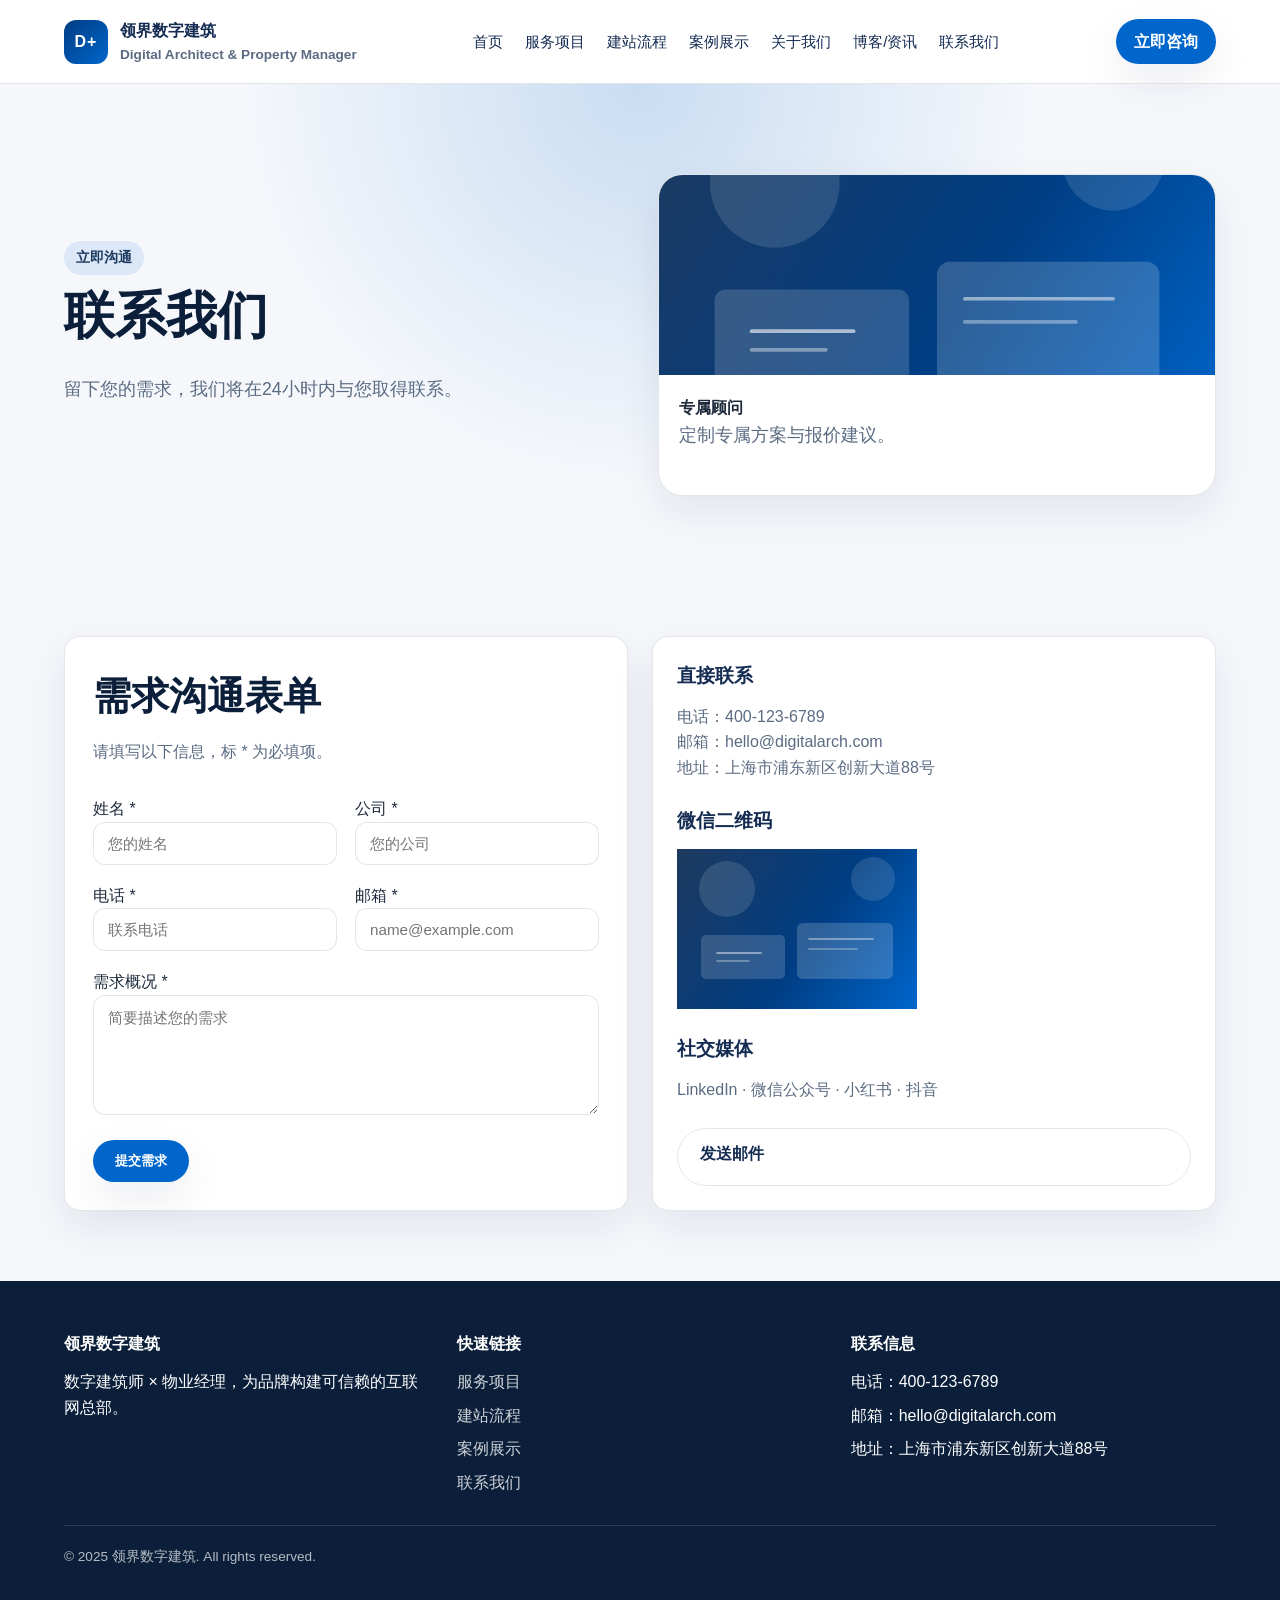
<file: contact.html>
<!DOCTYPE html>
<html lang="zh-CN">
<head>
  <meta charset="UTF-8" />
  <meta name="viewport" content="width=device-width, initial-scale=1.0" />
  <title>联系我们 | 领界数字建筑</title>
  <link rel="stylesheet" href="css/style.css" />
</head>
<body>
  <header class="header">
    <div class="container nav">
      <a class="brand" href="index.html">
        <span class="brand-badge">D+</span>
        <div>
          <strong>领界数字建筑</strong>
          <div style="font-size: 0.85rem; color: var(--muted);">Digital Architect & Property Manager</div>
        </div>
      </a>
      <nav class="nav-links">
        <a href="index.html">首页</a>
        <a href="services.html">服务项目</a>
        <a href="process.html">建站流程</a>
        <a href="portfolio.html">案例展示</a>
        <a href="about.html">关于我们</a>
        <a href="blog.html">博客/资讯</a>
        <a href="contact.html">联系我们</a>
      </nav>
      <a class="nav-cta" href="contact.html">立即咨询</a>
      <button class="menu-toggle" aria-label="打开菜单">菜单</button>
    </div>
  </header>

  <section class="hero">
    <div class="container hero-grid">
      <div>
        <span class="tag">立即沟通</span>
        <h1>联系我们</h1>
        <p>留下您的需求，我们将在24小时内与您取得联系。</p>
      </div>
      <div class="image-card">
        <img src="assets/placeholder.svg" alt="联系我们" />
        <div class="content">
          <strong>专属顾问</strong>
          <p>定制专属方案与报价建议。</p>
        </div>
      </div>
    </div>
  </section>

  <section class="section">
    <div class="container grid-2">
      <div class="form-card">
        <div class="section-heading">
          <h2>需求沟通表单</h2>
          <p>请填写以下信息，标 * 为必填项。</p>
        </div>
        <form id="contact-form">
          <div class="form-grid">
            <div>
              <label>姓名 *</label>
              <input type="text" name="name" placeholder="您的姓名" data-required />
            </div>
            <div>
              <label>公司 *</label>
              <input type="text" name="company" placeholder="您的公司" data-required />
            </div>
            <div>
              <label>电话 *</label>
              <input type="tel" name="phone" placeholder="联系电话" data-required />
            </div>
            <div>
              <label>邮箱 *</label>
              <input type="email" name="email" placeholder="name@example.com" data-required />
            </div>
          </div>
          <div style="margin-top: 18px;">
            <label>需求概况 *</label>
            <textarea name="message" placeholder="简要描述您的需求" data-required></textarea>
          </div>
          <div class="form-message"></div>
          <button class="btn btn-primary" type="submit" style="margin-top: 18px;">提交需求</button>
        </form>
      </div>
      <div class="card" style="display: grid; gap: 18px;">
        <div>
          <h3>直接联系</h3>
          <p>电话：400-123-6789</p>
          <p>邮箱：hello@digitalarch.com</p>
          <p>地址：上海市浦东新区创新大道88号</p>
        </div>
        <div>
          <h3>微信二维码</h3>
          <img src="assets/placeholder.svg" alt="微信二维码" style="height: 160px; object-fit: cover;" />
        </div>
        <div>
          <h3>社交媒体</h3>
          <p>LinkedIn · 微信公众号 · 小红书 · 抖音</p>
        </div>
        <a class="btn btn-outline" href="mailto:hello@digitalarch.com">发送邮件</a>
      </div>
    </div>
  </section>

  <footer class="footer">
    <div class="container footer-grid">
      <div>
        <h4>领界数字建筑</h4>
        <p>数字建筑师 × 物业经理，为品牌构建可信赖的互联网总部。</p>
      </div>
      <div>
        <h4>快速链接</h4>
        <div style="display: grid; gap: 8px;">
          <a href="services.html">服务项目</a>
          <a href="process.html">建站流程</a>
          <a href="portfolio.html">案例展示</a>
          <a href="contact.html">联系我们</a>
        </div>
      </div>
      <div>
        <h4>联系信息</h4>
        <div style="display: grid; gap: 8px;">
          <span>电话：400-123-6789</span>
          <span>邮箱：hello@digitalarch.com</span>
          <span>地址：上海市浦东新区创新大道88号</span>
        </div>
      </div>
    </div>
    <div class="container footer-bottom">© 2025 领界数字建筑. All rights reserved.</div>
  </footer>

  <script src="js/script.js"></script>
</body>
</html>
</file>
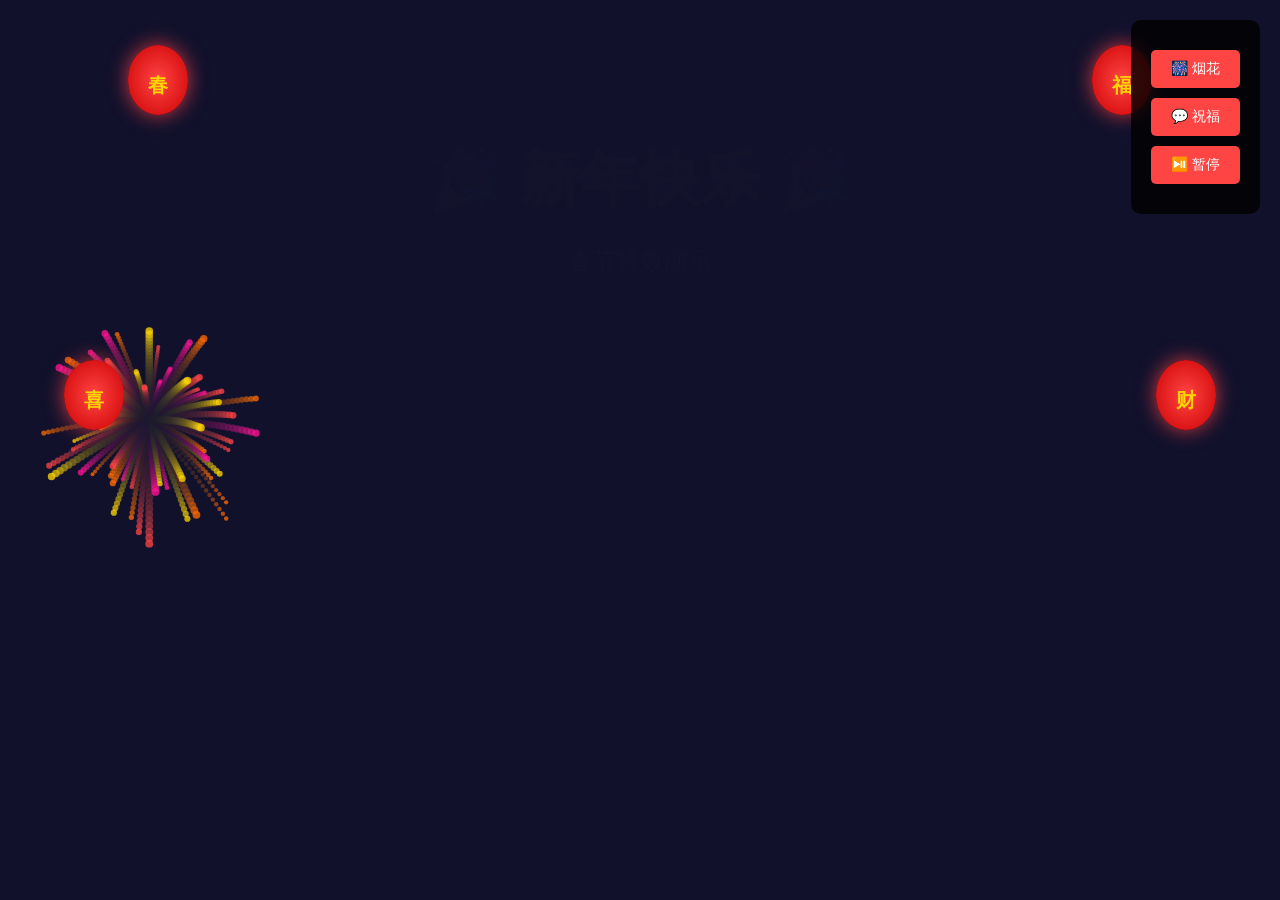
<file: demo.html>
<!DOCTYPE html>
<html lang="zh-CN">
<head>
    <meta charset="UTF-8">
    <meta name="viewport" content="width=device-width, initial-scale=1.0">
    <title>🎉 春节特效演示 Demo</title>
    <style>
        body {
            margin: 0;
            padding: 0;
            background: linear-gradient(135deg, #1a1a2e 0%, #16213e 100%);
            font-family: "Microsoft YaHei", Arial, sans-serif;
            overflow-x: hidden;
        }

        #index1 {
            position: relative;
            width: 100%;
            min-height: 100vh;
            overflow: hidden;
        }

        /* 烟花画布 */
        #fireworks-canvas {
            position: absolute;
            top: 0;
            left: 0;
            width: 100%;
            height: 100%;
            pointer-events: none;
            z-index: 997;
        }

        /* 红包 */
        .red-envelope {
            position: absolute;
            width: 50px;
            height: 70px;
            background: linear-gradient(135deg, #ff4444, #cc0000);
            border-radius: 5px;
            box-shadow: 0 5px 15px rgba(255, 68, 68, 0.5);
            cursor: pointer;
            animation: fall linear infinite;
            z-index: 1001;
        }

        .red-envelope::before {
            content: '福';
            position: absolute;
            top: 50%;
            left: 50%;
            transform: translate(-50%, -50%);
            color: #ffd700;
            font-size: 28px;
            font-weight: bold;
        }

        @keyframes fall {
            to { transform: translateY(100vh) rotate(360deg); }
        }

        /* 灯笼 */
        .lantern {
            position: absolute;
            width: 60px;
            height: 80px;
            z-index: 999;
        }

        .lantern-body {
            width: 100%;
            height: 70px;
            background: radial-gradient(ellipse at center, #ff4444, #cc0000);
            border-radius: 50%;
            box-shadow: 0 0 20px rgba(255, 68, 68, 0.8);
            animation: glow 2s ease-in-out infinite alternate;
        }

        .lantern-text {
            position: absolute;
            top: 50%;
            left: 50%;
            transform: translate(-50%, -50%);
            color: #ffd700;
            font-size: 20px;
            font-weight: bold;
        }

        @keyframes glow {
            0%, 100% { box-shadow: 0 0 20px rgba(255, 68, 68, 0.8); }
            50% { box-shadow: 0 0 40px rgba(255, 68, 68, 1); }
        }

        /* 纸屑 */
        .confetti {
            position: absolute;
            width: 10px;
            height: 10px;
            animation: confettiFall linear infinite;
            z-index: 998;
        }

        @keyframes confettiFall {
            to { transform: translateY(100vh) rotate(720deg); opacity: 0; }
        }

        /* 祝福语 */
        .blessing-text {
            position: absolute;
            font-size: 48px;
            font-weight: bold;
            color: #ffd700;
            text-shadow: 0 0 20px rgba(255, 215, 0, 0.8), 2px 2px 4px rgba(0, 0, 0, 0.8);
            animation: blessingAnim 3s ease-out forwards;
            z-index: 1002;
        }

        @keyframes blessingAnim {
            0% { opacity: 0; transform: scale(0.5); }
            50% { opacity: 1; transform: scale(1.2); }
            100% { opacity: 0; transform: scale(1); }
        }

        /* 内容 */
        .content {
            position: relative;
            z-index: 1;
            text-align: center;
            padding: 100px 20px;
            color: white;
        }

        h1 {
            font-size: 60px;
            color: #ffd700;
            text-shadow: 0 0 20px rgba(255, 215, 0, 0.8);
            margin-bottom: 20px;
        }

        /* 控制按钮 */
        .controls {
            position: fixed;
            top: 20px;
            right: 20px;
            z-index: 2000;
            background: rgba(0, 0, 0, 0.8);
            padding: 20px;
            border-radius: 10px;
        }

        .controls button {
            display: block;
            width: 100%;
            margin: 10px 0;
            padding: 10px 20px;
            background: #ff4444;
            color: white;
            border: none;
            border-radius: 5px;
            cursor: pointer;
            font-size: 14px;
        }

        .controls button:hover {
            background: #cc0000;
        }

        @media (max-width: 768px) {
            h1 { font-size: 36px; }
            .blessing-text { font-size: 32px; }
        }
    </style>
</head>
<body>
    <div id="index1">
        <canvas id="fireworks-canvas"></canvas>
        
        <div class="content">
            <h1>🎉 新年快乐 🎉</h1>
            <p style="font-size: 24px;">春节特效演示</p>
        </div>
    </div>

    <div class="controls">
        <button onclick="CNYEffects.triggerFireworks()">🎆 烟花</button>
        <button onclick="CNYEffects.addBlessing()">💬 祝福</button>
        <button onclick="CNYEffects.toggleEffects()">⏯️ 暂停</button>
    </div>

    <script>
        class CNYEffects {
            constructor(id) {
                this.container = document.getElementById(id);
                this.isRunning = true;
                this.particles = [];
                this.blessings = ['新年快乐', '恭喜发财', '万事如意', '龙年大吉'];
                this.init();
            }

            init() {
                this.initCanvas();
                this.createLanterns();
                this.startEffects();
            }

            initCanvas() {
                const canvas = this.container.querySelector('#fireworks-canvas');
                this.canvas = canvas;
                this.ctx = canvas.getContext('2d');
                this.resize();
                window.addEventListener('resize', () => this.resize());
            }

            resize() {
                this.canvas.width = this.container.offsetWidth;
                this.canvas.height = this.container.offsetHeight;
            }

            createFirework(x, y) {
                const colors = ['#ff4444', '#ffd700', '#ff6b00', '#ff1493'];
                for (let i = 0; i < 60; i++) {
                    const angle = (Math.PI * 2 * i) / 60;
                    const velocity = 2 + Math.random() * 3;
                    this.particles.push({
                        x, y,
                        vx: Math.cos(angle) * velocity,
                        vy: Math.sin(angle) * velocity,
                        life: 1,
                        color: colors[Math.floor(Math.random() * colors.length)],
                        size: 2 + Math.random() * 2
                    });
                }
            }

            updateFireworks() {
                this.ctx.fillStyle = 'rgba(26, 26, 46, 0.15)';
                this.ctx.fillRect(0, 0, this.canvas.width, this.canvas.height);

                for (let i = this.particles.length - 1; i >= 0; i--) {
                    const p = this.particles[i];
                    p.x += p.vx;
                    p.y += p.vy;
                    p.vy += 0.05;
                    p.life -= 0.01;

                    if (p.life <= 0) {
                        this.particles.splice(i, 1);
                        continue;
                    }

                    this.ctx.globalAlpha = p.life;
                    this.ctx.fillStyle = p.color;
                    this.ctx.beginPath();
                    this.ctx.arc(p.x, p.y, p.size, 0, Math.PI * 2);
                    this.ctx.fill();
                }
                this.ctx.globalAlpha = 1;
            }

            startEffects() {
                // 烟花动画
                const animate = () => {
                    if (this.isRunning) {
                        this.updateFireworks();
                        if (Math.random() < 0.02) {
                            const x = Math.random() * this.canvas.width;
                            const y = Math.random() * this.canvas.height * 0.5;
                            this.createFirework(x, y);
                        }
                    }
                    requestAnimationFrame(animate);
                };
                animate();

                // 红包
                setInterval(() => {
                    if (this.isRunning) this.createRedEnvelope();
                }, 3000);

                // 纸屑
                setInterval(() => {
                    if (this.isRunning) this.createConfetti();
                }, 400);

                // 祝福语
                setInterval(() => {
                    if (this.isRunning) this.addBlessing();
                }, 8000);
            }

            createRedEnvelope() {
                const el = document.createElement('div');
                el.className = 'red-envelope';
                el.style.left = Math.random() * (this.container.offsetWidth - 50) + 'px';
                el.style.top = '-70px';
                el.style.animationDuration = (8 + Math.random() * 4) + 's';
                
                el.onclick = (e) => {
                    const rect = e.target.getBoundingClientRect();
                    this.createFirework(rect.left + 25, rect.top + 35);
                    e.target.remove();
                };
                
                this.container.appendChild(el);
                setTimeout(() => el.remove(), 12000);
            }

            createLanterns() {
                const texts = ['春', '福', '喜', '财'];
                const positions = [
                    { top: '5%', left: '10%' },
                    { top: '5%', right: '10%' },
                    { top: '40%', left: '5%' },
                    { top: '40%', right: '5%' }
                ];

                positions.forEach((pos, i) => {
                    const lantern = document.createElement('div');
                    lantern.className = 'lantern';
                    Object.assign(lantern.style, pos);
                    lantern.innerHTML = `<div class="lantern-body"><div class="lantern-text">${texts[i]}</div></div>`;
                    this.container.appendChild(lantern);
                });
            }

            createConfetti() {
                const el = document.createElement('div');
                el.className = 'confetti';
                const colors = ['#ff4444', '#ffd700', '#ff6b00', '#ff1493'];
                el.style.left = Math.random() * this.container.offsetWidth + 'px';
                el.style.top = '-10px';
                el.style.backgroundColor = colors[Math.floor(Math.random() * colors.length)];
                el.style.animationDuration = (6 + Math.random() * 4) + 's';
                el.style.borderRadius = Math.random() > 0.5 ? '50%' : '0';
                
                this.container.appendChild(el);
                setTimeout(() => el.remove(), 12000);
            }

            addBlessing() {
                const el = document.createElement('div');
                el.className = 'blessing-text';
                el.textContent = this.blessings[Math.floor(Math.random() * this.blessings.length)];
                el.style.left = (20 + Math.random() * 60) + '%';
                el.style.top = (30 + Math.random() * 40) + '%';
                el.style.transform = 'translate(-50%, -50%)';
                
                this.container.appendChild(el);
                setTimeout(() => el.remove(), 3000);
            }

            triggerFireworks() {
                for (let i = 0; i < 3; i++) {
                    setTimeout(() => {
                        const x = Math.random() * this.canvas.width;
                        const y = 100 + Math.random() * 200;
                        this.createFirework(x, y);
                    }, i * 300);
                }
            }

            toggleEffects() {
                this.isRunning = !this.isRunning;
            }
        }

        // 初始化
        document.addEventListener('DOMContentLoaded', () => {
            window.CNYEffects = new CNYEffects('index1');
        });
    </script>
</body>
</html>
</file>
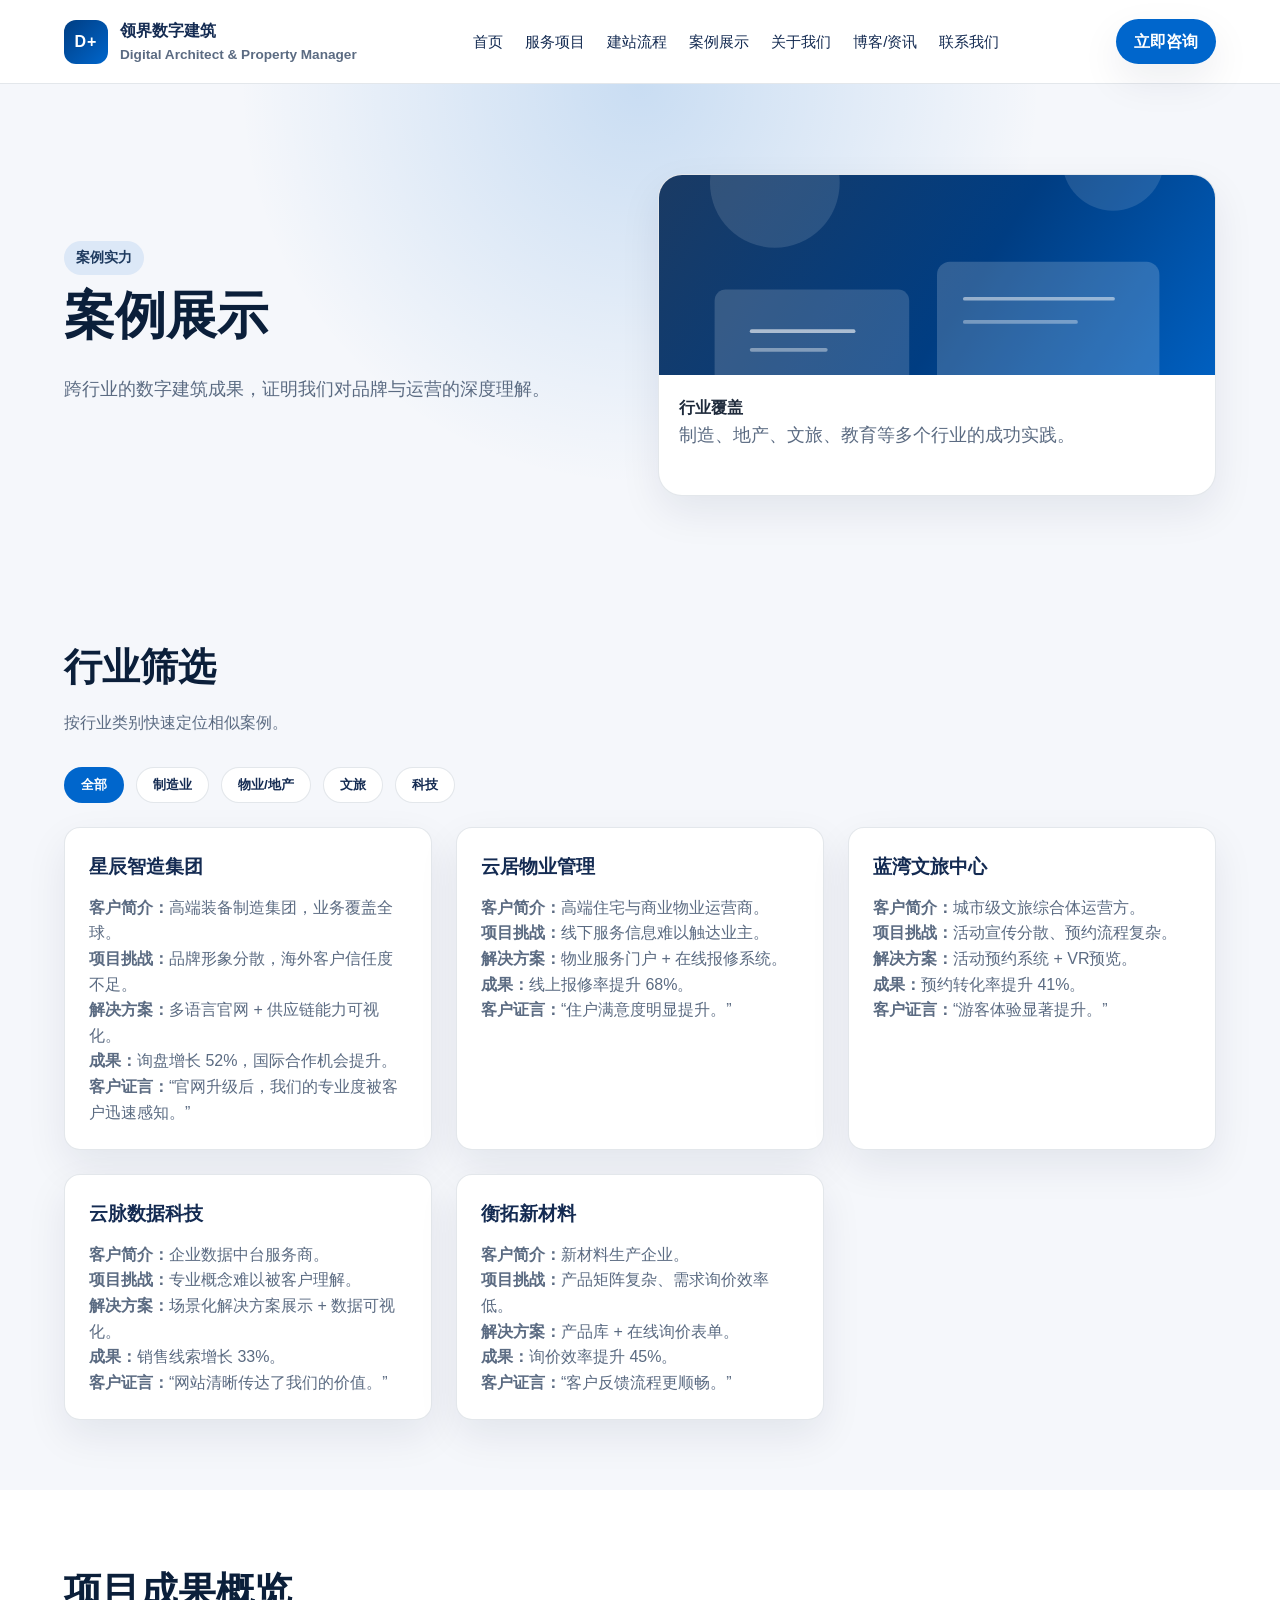
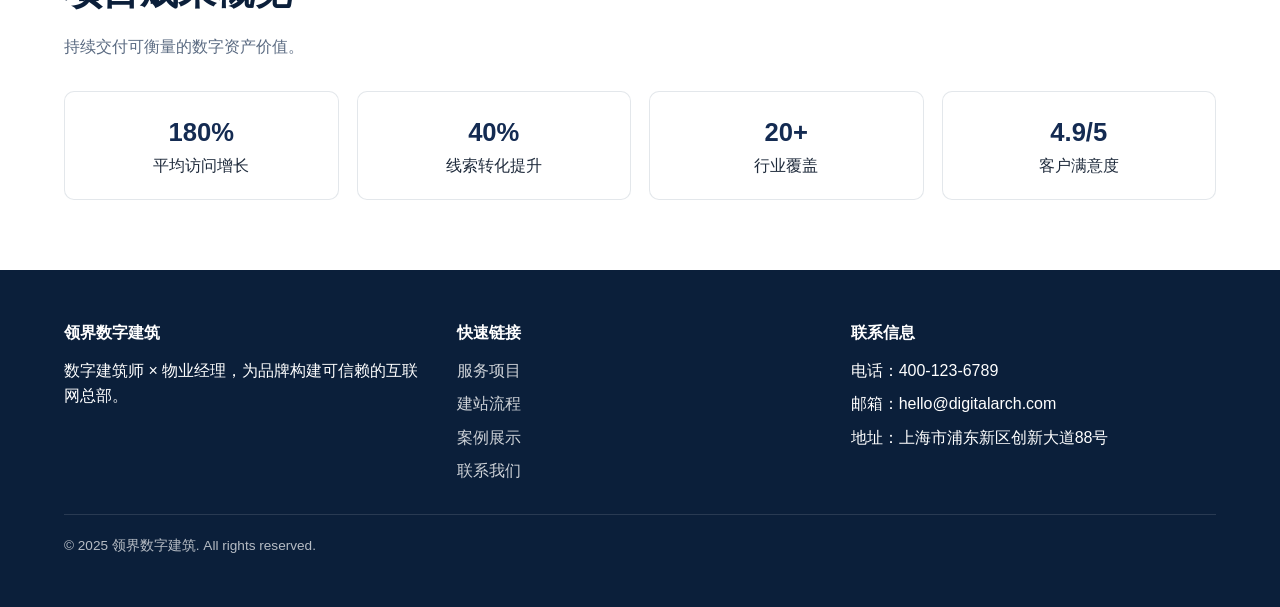
<file: portfolio.html>
<!DOCTYPE html>
<html lang="zh-CN">
<head>
  <meta charset="UTF-8" />
  <meta name="viewport" content="width=device-width, initial-scale=1.0" />
  <title>案例展示 | 领界数字建筑</title>
  <link rel="stylesheet" href="css/style.css" />
</head>
<body>
  <header class="header">
    <div class="container nav">
      <a class="brand" href="index.html">
        <span class="brand-badge">D+</span>
        <div>
          <strong>领界数字建筑</strong>
          <div style="font-size: 0.85rem; color: var(--muted);">Digital Architect & Property Manager</div>
        </div>
      </a>
      <nav class="nav-links">
        <a href="index.html">首页</a>
        <a href="services.html">服务项目</a>
        <a href="process.html">建站流程</a>
        <a href="portfolio.html">案例展示</a>
        <a href="about.html">关于我们</a>
        <a href="blog.html">博客/资讯</a>
        <a href="contact.html">联系我们</a>
      </nav>
      <a class="nav-cta" href="contact.html">立即咨询</a>
      <button class="menu-toggle" aria-label="打开菜单">菜单</button>
    </div>
  </header>

  <section class="hero">
    <div class="container hero-grid">
      <div>
        <span class="tag">案例实力</span>
        <h1>案例展示</h1>
        <p>跨行业的数字建筑成果，证明我们对品牌与运营的深度理解。</p>
      </div>
      <div class="image-card">
        <img src="assets/placeholder.svg" alt="案例展示" />
        <div class="content">
          <strong>行业覆盖</strong>
          <p>制造、地产、文旅、教育等多个行业的成功实践。</p>
        </div>
      </div>
    </div>
  </section>

  <section class="section">
    <div class="container">
      <div class="section-heading">
        <h2>行业筛选</h2>
        <p>按行业类别快速定位相似案例。</p>
      </div>
      <div class="filter-bar">
        <button class="active" data-filter="all">全部</button>
        <button data-filter="manufacturing">制造业</button>
        <button data-filter="property">物业/地产</button>
        <button data-filter="tourism">文旅</button>
        <button data-filter="tech">科技</button>
      </div>
      <div class="grid-2">
        <div class="card" data-category="manufacturing tech">
          <h3>星辰智造集团</h3>
          <p><strong>客户简介：</strong>高端装备制造集团，业务覆盖全球。</p>
          <p><strong>项目挑战：</strong>品牌形象分散，海外客户信任度不足。</p>
          <p><strong>解决方案：</strong>多语言官网 + 供应链能力可视化。</p>
          <p><strong>成果：</strong>询盘增长 52%，国际合作机会提升。</p>
          <p><strong>客户证言：</strong>“官网升级后，我们的专业度被客户迅速感知。”</p>
        </div>
        <div class="card" data-category="property">
          <h3>云居物业管理</h3>
          <p><strong>客户简介：</strong>高端住宅与商业物业运营商。</p>
          <p><strong>项目挑战：</strong>线下服务信息难以触达业主。</p>
          <p><strong>解决方案：</strong>物业服务门户 + 在线报修系统。</p>
          <p><strong>成果：</strong>线上报修率提升 68%。</p>
          <p><strong>客户证言：</strong>“住户满意度明显提升。”</p>
        </div>
        <div class="card" data-category="tourism">
          <h3>蓝湾文旅中心</h3>
          <p><strong>客户简介：</strong>城市级文旅综合体运营方。</p>
          <p><strong>项目挑战：</strong>活动宣传分散、预约流程复杂。</p>
          <p><strong>解决方案：</strong>活动预约系统 + VR预览。</p>
          <p><strong>成果：</strong>预约转化率提升 41%。</p>
          <p><strong>客户证言：</strong>“游客体验显著提升。”</p>
        </div>
        <div class="card" data-category="tech">
          <h3>云脉数据科技</h3>
          <p><strong>客户简介：</strong>企业数据中台服务商。</p>
          <p><strong>项目挑战：</strong>专业概念难以被客户理解。</p>
          <p><strong>解决方案：</strong>场景化解决方案展示 + 数据可视化。</p>
          <p><strong>成果：</strong>销售线索增长 33%。</p>
          <p><strong>客户证言：</strong>“网站清晰传达了我们的价值。”</p>
        </div>
        <div class="card" data-category="manufacturing">
          <h3>衡拓新材料</h3>
          <p><strong>客户简介：</strong>新材料生产企业。</p>
          <p><strong>项目挑战：</strong>产品矩阵复杂、需求询价效率低。</p>
          <p><strong>解决方案：</strong>产品库 + 在线询价表单。</p>
          <p><strong>成果：</strong>询价效率提升 45%。</p>
          <p><strong>客户证言：</strong>“客户反馈流程更顺畅。”</p>
        </div>
      </div>
    </div>
  </section>

  <section class="section" style="background: #fff;">
    <div class="container">
      <div class="section-heading">
        <h2>项目成果概览</h2>
        <p>持续交付可衡量的数字资产价值。</p>
      </div>
      <div class="stats">
        <div class="stat"><strong>180%</strong>平均访问增长</div>
        <div class="stat"><strong>40%</strong>线索转化提升</div>
        <div class="stat"><strong>20+</strong>行业覆盖</div>
        <div class="stat"><strong>4.9/5</strong>客户满意度</div>
      </div>
    </div>
  </section>

  <footer class="footer">
    <div class="container footer-grid">
      <div>
        <h4>领界数字建筑</h4>
        <p>数字建筑师 × 物业经理，为品牌构建可信赖的互联网总部。</p>
      </div>
      <div>
        <h4>快速链接</h4>
        <div style="display: grid; gap: 8px;">
          <a href="services.html">服务项目</a>
          <a href="process.html">建站流程</a>
          <a href="portfolio.html">案例展示</a>
          <a href="contact.html">联系我们</a>
        </div>
      </div>
      <div>
        <h4>联系信息</h4>
        <div style="display: grid; gap: 8px;">
          <span>电话：400-123-6789</span>
          <span>邮箱：hello@digitalarch.com</span>
          <span>地址：上海市浦东新区创新大道88号</span>
        </div>
      </div>
    </div>
    <div class="container footer-bottom">© 2025 领界数字建筑. All rights reserved.</div>
  </footer>

  <script src="js/script.js"></script>
</body>
</html>
</file>
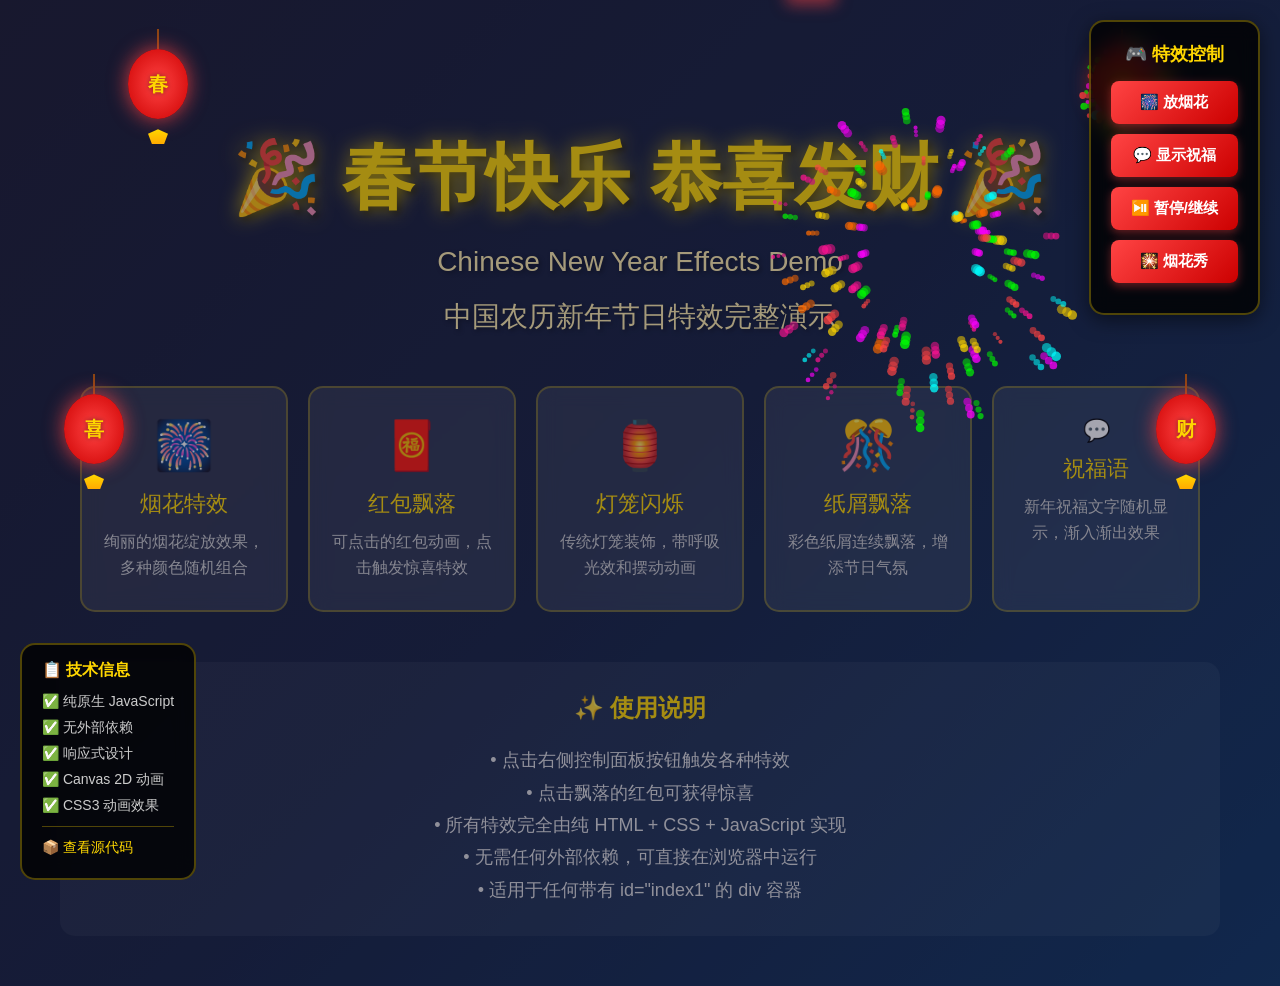
<file: preview.html>
<!DOCTYPE html>
<html lang="zh-CN">
<head>
    <meta charset="UTF-8">
    <meta name="viewport" content="width=device-width, initial-scale=1.0">
    <meta name="description" content="中国农历新年春节特效演示 - 包含烟花、红包、灯笼、纸屑、祝福语等互动特效">
    <meta name="keywords" content="春节特效,农历新年,烟花,红包,灯笼,JavaScript特效">
    <title>🧧 春节特效演示 | Chinese New Year Effects Demo</title>
    <style>
        /* ========== 基础样式 ========== */
        * {
            margin: 0;
            padding: 0;
            box-sizing: border-box;
        }

        body {
            margin: 0;
            padding: 0;
            background: linear-gradient(135deg, #1a1a2e 0%, #16213e 50%, #0f3460 100%);
            font-family: "Microsoft YaHei", "微软雅黑", "PingFang SC", "Hiragino Sans GB", Arial, sans-serif;
            overflow-x: hidden;
            min-height: 100vh;
        }

        /* ========== 主容器 ========== */
        #index1 {
            position: relative;
            width: 100%;
            min-height: 100vh;
            overflow: hidden;
        }

        /* ========== 烟花画布 ========== */
        #fireworks-canvas {
            position: absolute;
            top: 0;
            left: 0;
            width: 100%;
            height: 100%;
            pointer-events: none;
            z-index: 997;
        }

        /* ========== 红包样式 ========== */
        .red-envelope {
            position: absolute;
            width: 50px;
            height: 70px;
            background: linear-gradient(135deg, #ff4444 0%, #cc0000 100%);
            border-radius: 5px;
            box-shadow: 0 5px 15px rgba(255, 68, 68, 0.5);
            pointer-events: auto;
            cursor: pointer;
            animation: fall linear infinite;
            z-index: 1001;
            transition: transform 0.3s;
        }

        .red-envelope:hover {
            transform: scale(1.1);
        }

        .red-envelope::before {
            content: '福';
            position: absolute;
            top: 50%;
            left: 50%;
            transform: translate(-50%, -50%);
            color: #ffd700;
            font-size: 28px;
            font-weight: bold;
            text-shadow: 0 0 5px rgba(0, 0, 0, 0.3);
        }

        .red-envelope::after {
            content: '';
            position: absolute;
            top: 0;
            left: 0;
            right: 0;
            height: 25px;
            background: linear-gradient(135deg, #cc0000 0%, #990000 100%);
            border-radius: 5px 5px 0 0;
        }

        @keyframes fall {
            to {
                transform: translateY(calc(100vh + 100px)) rotate(360deg);
            }
        }

        /* ========== 灯笼样式 ========== */
        .lantern {
            position: absolute;
            width: 60px;
            height: 80px;
            z-index: 999;
            animation: lanternSwing 3s ease-in-out infinite;
        }

        @keyframes lanternSwing {
            0%, 100% { transform: rotate(-3deg); }
            50% { transform: rotate(3deg); }
        }

        .lantern-rope {
            position: absolute;
            top: -20px;
            left: 50%;
            width: 2px;
            height: 20px;
            background: #8B4513;
            transform: translateX(-50%);
        }

        .lantern-body {
            width: 100%;
            height: 70px;
            background: radial-gradient(ellipse at center, #ff4444 0%, #cc0000 100%);
            border-radius: 50%;
            position: relative;
            box-shadow: 0 0 20px rgba(255, 68, 68, 0.8);
            animation: lanternGlow 2s ease-in-out infinite alternate;
        }

        @keyframes lanternGlow {
            0%, 100% {
                box-shadow: 0 0 20px rgba(255, 68, 68, 0.8), 0 0 40px rgba(255, 68, 68, 0.4);
            }
            50% {
                box-shadow: 0 0 30px rgba(255, 68, 68, 1), 0 0 60px rgba(255, 68, 68, 0.6);
            }
        }

        .lantern-text {
            position: absolute;
            top: 50%;
            left: 50%;
            transform: translate(-50%, -50%);
            color: #ffd700;
            font-size: 20px;
            font-weight: bold;
            text-shadow: 0 0 5px rgba(0, 0, 0, 0.5);
        }

        .lantern-tassel {
            position: absolute;
            bottom: -15px;
            left: 50%;
            width: 20px;
            height: 15px;
            background: linear-gradient(to bottom, #ffd700, #ffaa00);
            transform: translateX(-50%);
            clip-path: polygon(50% 0%, 0% 30%, 20% 100%, 80% 100%, 100% 30%);
        }

        /* ========== 纸屑样式 ========== */
        .confetti {
            position: absolute;
            width: 10px;
            height: 10px;
            pointer-events: none;
            animation: confettiFall linear infinite;
            z-index: 998;
        }

        @keyframes confettiFall {
            to {
                transform: translateY(calc(100vh + 50px)) rotate(720deg);
                opacity: 0;
            }
        }

        /* ========== 祝福语样式 ========== */
        .blessing-text {
            position: absolute;
            font-size: 48px;
            font-weight: bold;
            color: #ffd700;
            text-shadow: 
                0 0 10px rgba(255, 215, 0, 0.8),
                0 0 20px rgba(255, 215, 0, 0.6),
                0 0 30px rgba(255, 215, 0, 0.4),
                2px 2px 4px rgba(0, 0, 0, 0.8);
            animation: blessingFadeIn 3s ease-out forwards;
            z-index: 1002;
            pointer-events: none;
        }

        @keyframes blessingFadeIn {
            0% {
                opacity: 0;
                transform: scale(0.5) translateY(-50px);
            }
            50% {
                opacity: 1;
                transform: scale(1.2) translateY(0);
            }
            100% {
                opacity: 0;
                transform: scale(1) translateY(50px);
            }
        }

        /* ========== 演示内容 ========== */
        .demo-content {
            position: relative;
            z-index: 1;
            padding: 50px 20px;
            color: white;
            text-align: center;
            max-width: 1200px;
            margin: 0 auto;
        }

        .demo-content h1 {
            font-size: clamp(36px, 8vw, 72px);
            margin: 80px 0 20px;
            color: #ffd700;
            text-shadow: 
                0 0 20px rgba(255, 215, 0, 0.8),
                3px 3px 6px rgba(0, 0, 0, 0.8);
            animation: titlePulse 3s ease-in-out infinite;
        }

        @keyframes titlePulse {
            0%, 100% { transform: scale(1); }
            50% { transform: scale(1.05); }
        }

        .demo-content .subtitle {
            font-size: clamp(18px, 3vw, 28px);
            margin: 20px 0;
            color: #ffeeaa;
            text-shadow: 2px 2px 4px rgba(0, 0, 0, 0.5);
        }

        .features {
            display: grid;
            grid-template-columns: repeat(auto-fit, minmax(200px, 1fr));
            gap: 20px;
            margin: 50px 0;
            padding: 0 20px;
        }

        .feature-card {
            background: rgba(255, 255, 255, 0.1);
            backdrop-filter: blur(10px);
            border-radius: 15px;
            padding: 30px 20px;
            border: 2px solid rgba(255, 215, 0, 0.3);
            transition: all 0.3s;
        }

        .feature-card:hover {
            transform: translateY(-5px);
            border-color: rgba(255, 215, 0, 0.6);
            box-shadow: 0 10px 30px rgba(255, 215, 0, 0.3);
        }

        .feature-icon {
            font-size: 48px;
            margin-bottom: 15px;
        }

        .feature-title {
            font-size: 22px;
            color: #ffd700;
            margin-bottom: 10px;
        }

        .feature-desc {
            font-size: 16px;
            color: #ccc;
            line-height: 1.6;
        }

        /* ========== 控制面板 ========== */
        .controls {
            position: fixed;
            top: 20px;
            right: 20px;
            z-index: 2000;
            background: rgba(0, 0, 0, 0.8);
            backdrop-filter: blur(10px);
            padding: 20px;
            border-radius: 15px;
            border: 2px solid rgba(255, 215, 0, 0.3);
            box-shadow: 0 5px 20px rgba(0, 0, 0, 0.5);
        }

        .controls h3 {
            color: #ffd700;
            margin: 0 0 15px 0;
            font-size: 18px;
            text-align: center;
        }

        .controls button {
            display: block;
            width: 100%;
            margin: 10px 0;
            padding: 12px 20px;
            background: linear-gradient(135deg, #ff4444 0%, #cc0000 100%);
            color: white;
            border: none;
            border-radius: 8px;
            cursor: pointer;
            font-size: 15px;
            font-weight: bold;
            transition: all 0.3s;
            box-shadow: 0 3px 10px rgba(255, 68, 68, 0.4);
        }

        .controls button:hover {
            background: linear-gradient(135deg, #cc0000 0%, #990000 100%);
            transform: translateY(-2px);
            box-shadow: 0 5px 15px rgba(255, 68, 68, 0.6);
        }

        .controls button:active {
            transform: translateY(0);
        }

        /* ========== 信息面板 ========== */
        .info-panel {
            position: fixed;
            bottom: 20px;
            left: 20px;
            z-index: 2000;
            background: rgba(0, 0, 0, 0.8);
            backdrop-filter: blur(10px);
            padding: 15px 20px;
            border-radius: 15px;
            border: 2px solid rgba(255, 215, 0, 0.3);
            color: white;
            max-width: 300px;
        }

        .info-panel h4 {
            color: #ffd700;
            margin: 0 0 10px 0;
            font-size: 16px;
        }

        .info-panel p {
            margin: 5px 0;
            font-size: 14px;
            color: #ccc;
            line-height: 1.5;
        }

        .info-panel a {
            color: #ffd700;
            text-decoration: none;
            transition: color 0.3s;
        }

        .info-panel a:hover {
            color: #ffaa00;
            text-decoration: underline;
        }

        /* ========== 响应式设计 ========== */
        @media (max-width: 768px) {
            .controls {
                top: 10px;
                right: 10px;
                padding: 15px;
            }

            .controls h3 {
                font-size: 16px;
            }

            .controls button {
                padding: 10px 15px;
                font-size: 14px;
            }

            .info-panel {
                bottom: 10px;
                left: 10px;
                right: 10px;
                max-width: none;
            }

            .features {
                grid-template-columns: 1fr;
                gap: 15px;
            }

            .blessing-text {
                font-size: 32px;
            }
        }

        /* ========== 加载动画 ========== */
        @keyframes fadeIn {
            from {
                opacity: 0;
                transform: translateY(20px);
            }
            to {
                opacity: 1;
                transform: translateY(0);
            }
        }

        .fade-in {
            animation: fadeIn 1s ease-out;
        }
    </style>
</head>
<body>
    <!-- 主容器 -->
    <div id="index1">
        <!-- 烟花画布 -->
        <canvas id="fireworks-canvas"></canvas>
        
        <!-- 演示内容 -->
        <div class="demo-content fade-in">
            <h1>🎉 春节快乐 恭喜发财 🎉</h1>
            <p class="subtitle">Chinese New Year Effects Demo</p>
            <p class="subtitle">中国农历新年节日特效完整演示</p>

            <div class="features">
                <div class="feature-card">
                    <div class="feature-icon">🎆</div>
                    <div class="feature-title">烟花特效</div>
                    <div class="feature-desc">绚丽的烟花绽放效果，多种颜色随机组合</div>
                </div>

                <div class="feature-card">
                    <div class="feature-icon">🧧</div>
                    <div class="feature-title">红包飘落</div>
                    <div class="feature-desc">可点击的红包动画，点击触发惊喜特效</div>
                </div>

                <div class="feature-card">
                    <div class="feature-icon">🏮</div>
                    <div class="feature-title">灯笼闪烁</div>
                    <div class="feature-desc">传统灯笼装饰，带呼吸光效和摆动动画</div>
                </div>

                <div class="feature-card">
                    <div class="feature-icon">🎊</div>
                    <div class="feature-title">纸屑飘落</div>
                    <div class="feature-desc">彩色纸屑连续飘落，增添节日气氛</div>
                </div>

                <div class="feature-card">
                    <div class="feature-title">💬</div>
                    <div class="feature-title">祝福语</div>
                    <div class="feature-desc">新年祝福文字随机显示，渐入渐出效果</div>
                </div>
            </div>

            <div style="margin-top: 50px; padding: 30px; background: rgba(255, 255, 255, 0.05); border-radius: 15px;">
                <h2 style="color: #ffd700; margin-bottom: 20px;">✨ 使用说明</h2>
                <p style="font-size: 18px; line-height: 1.8; color: #ddd;">
                    • 点击右侧控制面板按钮触发各种特效<br>
                    • 点击飘落的红包可获得惊喜<br>
                    • 所有特效完全由纯 HTML + CSS + JavaScript 实现<br>
                    • 无需任何外部依赖，可直接在浏览器中运行<br>
                    • 适用于任何带有 id="index1" 的 div 容器
                </p>
            </div>
        </div>
    </div>

    <!-- 控制面板 -->
    <div class="controls fade-in">
        <h3>🎮 特效控制</h3>
        <button onclick="CNYEffects.triggerFireworks()">🎆 放烟花</button>
        <button onclick="CNYEffects.addBlessing()">💬 显示祝福</button>
        <button onclick="CNYEffects.toggleEffects()">⏯️ 暂停/继续</button>
        <button onclick="CNYEffects.triggerMultipleFireworks()">🎇 烟花秀</button>
    </div>

    <!-- 信息面板 -->
    <div class="info-panel fade-in">
        <h4>📋 技术信息</h4>
        <p>✅ 纯原生 JavaScript</p>
        <p>✅ 无外部依赖</p>
        <p>✅ 响应式设计</p>
        <p>✅ Canvas 2D 动画</p>
        <p>✅ CSS3 动画效果</p>
        <p style="margin-top: 10px; padding-top: 10px; border-top: 1px solid rgba(255, 215, 0, 0.3);">
            <a href="https://github.com" target="_blank">📦 查看源代码</a>
        </p>
    </div>

    <!-- JavaScript 特效代码 -->
    <script>
        /**
         * 中国农历新年特效类
         * 完整的春节特效解决方案
         * 包含：烟花、红包、灯笼、纸屑、祝福语
         */
        class CNYEffects {
            constructor(containerId) {
                this.container = document.getElementById(containerId);
                if (!this.container) {
                    console.error(`容器 #${containerId} 未找到`);
                    return;
                }

                // 状态管理
                this.isRunning = true;
                this.particles = [];
                
                // 画布相关
                this.fireworksCanvas = null;
                this.fireworksCtx = null;
                
                // 祝福语库
                this.blessings = [
                    '新年快乐', '恭喜发财', '万事如意', '龙年大吉',
                    '心想事成', '福星高照', '吉祥如意', '财源广进',
                    '阖家欢乐', '身体健康', '步步高升', '事业有成'
                ];

                this.init();
            }

            /**
             * 初始化所有特效
             */
            init() {
                console.log('🎉 初始化春节特效...');
                
                // 初始化烟花画布
                this.initFireworksCanvas();
                
                // 创建灯笼装饰
                this.createLanterns();
                
                // 启动各种效果
                this.startRedEnvelopes();
                this.startConfetti();
                this.startFireworksAnimation();
                this.startBlessings();
                
                console.log('✅ 春节特效初始化完成！');
            }

            /**
             * 初始化烟花画布
             */
            initFireworksCanvas() {
                let canvas = this.container.querySelector('#fireworks-canvas');
                if (!canvas) {
                    canvas = document.createElement('canvas');
                    canvas.id = 'fireworks-canvas';
                    this.container.insertBefore(canvas, this.container.firstChild);
                }
                
                this.fireworksCanvas = canvas;
                this.fireworksCtx = canvas.getContext('2d');
                this.resizeCanvas();
                
                // 响应窗口大小变化
                window.addEventListener('resize', () => this.resizeCanvas());
            }

            /**
             * 调整画布大小
             */
            resizeCanvas() {
                if (!this.fireworksCanvas) return;
                const rect = this.container.getBoundingClientRect();
                this.fireworksCanvas.width = rect.width;
                this.fireworksCanvas.height = rect.height;
            }

            /**
             * 创建烟花粒子
             */
            createFirework(x, y) {
                const colors = ['#ff4444', '#ffd700', '#ff6b00', '#ff1493', '#00ff00', '#00ffff', '#ff00ff'];
                const particleCount = 80 + Math.random() * 40;
                
                for (let i = 0; i < particleCount; i++) {
                    const angle = (Math.PI * 2 * i) / particleCount;
                    const velocity = 2 + Math.random() * 4;
                    
                    this.particles.push({
                        x: x,
                        y: y,
                        vx: Math.cos(angle) * velocity,
                        vy: Math.sin(angle) * velocity,
                        life: 1,
                        decay: 0.008 + Math.random() * 0.005,
                        color: colors[Math.floor(Math.random() * colors.length)],
                        size: 2 + Math.random() * 3
                    });
                }
            }

            /**
             * 更新烟花动画
             */
            updateFireworks() {
                if (!this.fireworksCtx) return;
                
                // 半透明黑色覆盖，产生拖尾效果
                this.fireworksCtx.fillStyle = 'rgba(26, 26, 46, 0.15)';
                this.fireworksCtx.fillRect(0, 0, this.fireworksCanvas.width, this.fireworksCanvas.height);

                // 更新和绘制所有粒子
                for (let i = this.particles.length - 1; i >= 0; i--) {
                    const p = this.particles[i];
                    
                    // 更新位置
                    p.x += p.vx;
                    p.y += p.vy;
                    p.vy += 0.05; // 重力效果
                    p.life -= p.decay;

                    // 移除消失的粒子
                    if (p.life <= 0) {
                        this.particles.splice(i, 1);
                        continue;
                    }

                    // 绘制粒子
                    this.fireworksCtx.globalAlpha = p.life;
                    this.fireworksCtx.fillStyle = p.color;
                    this.fireworksCtx.beginPath();
                    this.fireworksCtx.arc(p.x, p.y, p.size, 0, Math.PI * 2);
                    this.fireworksCtx.fill();
                }

                this.fireworksCtx.globalAlpha = 1;
            }

            /**
             * 启动烟花动画循环
             */
            startFireworksAnimation() {
                const animate = () => {
                    if (this.isRunning) {
                        this.updateFireworks();
                        
                        // 随机自动触发烟花
                        if (Math.random() < 0.015) {
                            const x = 100 + Math.random() * (this.fireworksCanvas.width - 200);
                            const y = 50 + Math.random() * (this.fireworksCanvas.height * 0.5);
                            this.createFirework(x, y);
                        }
                    }
                    
                    requestAnimationFrame(animate);
                };
                
                animate();
            }

            /**
             * 手动触发烟花
             */
            triggerFireworks() {
                for (let i = 0; i < 3; i++) {
                    setTimeout(() => {
                        const x = 100 + Math.random() * (this.fireworksCanvas.width - 200);
                        const y = 100 + Math.random() * 200;
                        this.createFirework(x, y);
                    }, i * 300);
                }
            }

            /**
             * 触发烟花秀（多次烟花）
             */
            triggerMultipleFireworks() {
                for (let i = 0; i < 10; i++) {
                    setTimeout(() => {
                        const x = 100 + Math.random() * (this.fireworksCanvas.width - 200);
                        const y = 50 + Math.random() * 300;
                        this.createFirework(x, y);
                    }, i * 500);
                }
            }

            /**
             * 创建红包
             */
            createRedEnvelope() {
                const envelope = document.createElement('div');
                envelope.className = 'red-envelope';
                envelope.style.left = Math.random() * (this.container.offsetWidth - 50) + 'px';
                envelope.style.top = '-70px';
                
                const duration = 8 + Math.random() * 4;
                envelope.style.animationDuration = duration + 's';
                envelope.style.animationDelay = Math.random() * 2 + 's';
                
                // 点击红包事件
                envelope.addEventListener('click', (e) => {
                    e.target.style.animation = 'none';
                    e.target.style.transition = 'all 0.5s';
                    e.target.style.transform = 'scale(0) rotate(360deg)';
                    e.target.style.opacity = '0';
                    
                    setTimeout(() => e.target.remove(), 500);
                    
                    // 触发烟花效果
                    const rect = e.target.getBoundingClientRect();
                    const containerRect = this.container.getBoundingClientRect();
                    this.createFirework(
                        rect.left - containerRect.left + 25,
                        rect.top - containerRect.top + 35
                    );
                    
                    // 显示祝福语
                    this.addBlessing();
                });
                
                this.container.appendChild(envelope);
                
                // 自动清理
                setTimeout(() => {
                    if (envelope.parentNode) {
                        envelope.remove();
                    }
                }, (duration + 2) * 1000);
            }

            /**
             * 启动红包飘落循环
             */
            startRedEnvelopes() {
                setInterval(() => {
                    if (this.isRunning) {
                        this.createRedEnvelope();
                    }
                }, 3000);
                
                // 初始创建几个红包
                setTimeout(() => this.createRedEnvelope(), 500);
                setTimeout(() => this.createRedEnvelope(), 1500);
            }

            /**
             * 创建灯笼装饰
             */
            createLanterns() {
                const lanternTexts = ['春', '福', '喜', '财'];
                const positions = [
                    { top: '5%', left: '10%' },
                    { top: '5%', right: '10%' },
                    { top: '40%', left: '5%' },
                    { top: '40%', right: '5%' }
                ];

                positions.forEach((pos, index) => {
                    const lantern = document.createElement('div');
                    lantern.className = 'lantern';
                    Object.assign(lantern.style, pos);
                    
                    lantern.innerHTML = `
                        <div class="lantern-rope"></div>
                        <div class="lantern-body">
                            <div class="lantern-text">${lanternTexts[index % lanternTexts.length]}</div>
                        </div>
                        <div class="lantern-tassel"></div>
                    `;
                    
                    // 添加随机延迟的动画
                    lantern.style.animationDelay = (Math.random() * 2) + 's';
                    
                    this.container.appendChild(lantern);
                });
            }

            /**
             * 创建纸屑
             */
            createConfetti() {
                const confetti = document.createElement('div');
                confetti.className = 'confetti';
                
                const colors = ['#ff4444', '#ffd700', '#ff6b00', '#ff1493', '#00ff00', '#00ffff'];
                const shapes = ['square', 'circle', 'triangle'];
                const shape = shapes[Math.floor(Math.random() * shapes.length)];
                
                confetti.style.left = Math.random() * this.container.offsetWidth + 'px';
                confetti.style.top = '-10px';
                confetti.style.backgroundColor = colors[Math.floor(Math.random() * colors.length)];
                confetti.style.animationDuration = (6 + Math.random() * 4) + 's';
                confetti.style.animationDelay = Math.random() * 2 + 's';
                
                // 根据形状设置样式
                if (shape === 'circle') {
                    confetti.style.borderRadius = '50%';
                } else if (shape === 'triangle') {
                    confetti.style.width = '0';
                    confetti.style.height = '0';
                    confetti.style.backgroundColor = 'transparent';
                    confetti.style.borderLeft = '5px solid transparent';
                    confetti.style.borderRight = '5px solid transparent';
                    confetti.style.borderBottom = '10px solid ' + colors[Math.floor(Math.random() * colors.length)];
                }
                
                this.container.appendChild(confetti);
                
                // 自动清理
                setTimeout(() => confetti.remove(), 12000);
            }

            /**
             * 启动纸屑飘落循环
             */
            startConfetti() {
                setInterval(() => {
                    if (this.isRunning) {
                        this.createConfetti();
                    }
                }, 400);
            }

            /**
             * 添加祝福语
             */
            addBlessing() {
                const blessing = document.createElement('div');
                blessing.className = 'blessing-text';
                blessing.textContent = this.blessings[Math.floor(Math.random() * this.blessings.length)];
                
                blessing.style.left = (20 + Math.random() * 60) + '%';
                blessing.style.top = (30 + Math.random() * 40) + '%';
                blessing.style.transform = 'translate(-50%, -50%)';
                
                this.container.appendChild(blessing);
                
                // 自动清理
                setTimeout(() => blessing.remove(), 3000);
            }

            /**
             * 启动祝福语循环
             */
            startBlessings() {
                // 首次显示祝福语
                setTimeout(() => this.addBlessing(), 2000);
                
                // 定期显示
                setInterval(() => {
                    if (this.isRunning) {
                        this.addBlessing();
                    }
                }, 8000);
            }

            /**
             * 切换特效开关
             */
            toggleEffects() {
                this.isRunning = !this.isRunning;
                console.log(this.isRunning ? '▶️ 特效继续' : '⏸️ 特效暂停');
            }

            /**
             * 销毁所有特效
             */
            destroy() {
                this.isRunning = false;
                this.particles = [];
                
                // 清理所有特效元素
                const elements = this.container.querySelectorAll('.red-envelope, .confetti, .blessing-text, .lantern');
                elements.forEach(el => el.remove());
                
                if (this.fireworksCanvas) {
                    this.fireworksCanvas.remove();
                }
                
                console.log('🧹 特效已清理');
            }
        }

        // 全局实例
        let CNYEffectsInstance = null;

        // 页面加载完成后自动初始化
        document.addEventListener('DOMContentLoaded', () => {
            console.log('🎊 欢迎来到春节特效演示页面！');
            CNYEffectsInstance = new CNYEffects('index1');
            
            // 将实例暴露到全局，方便控制面板调用
            window.CNYEffects = CNYEffectsInstance;
            
            // 欢迎烟花
            setTimeout(() => {
                CNYEffectsInstance.triggerMultipleFireworks();
            }, 1000);
        });

        // 页面卸载时清理
        window.addEventListener('beforeunload', () => {
            if (CNYEffectsInstance) {
                CNYEffectsInstance.destroy();
            }
        });
    </script>
</body>
</html>
</file>
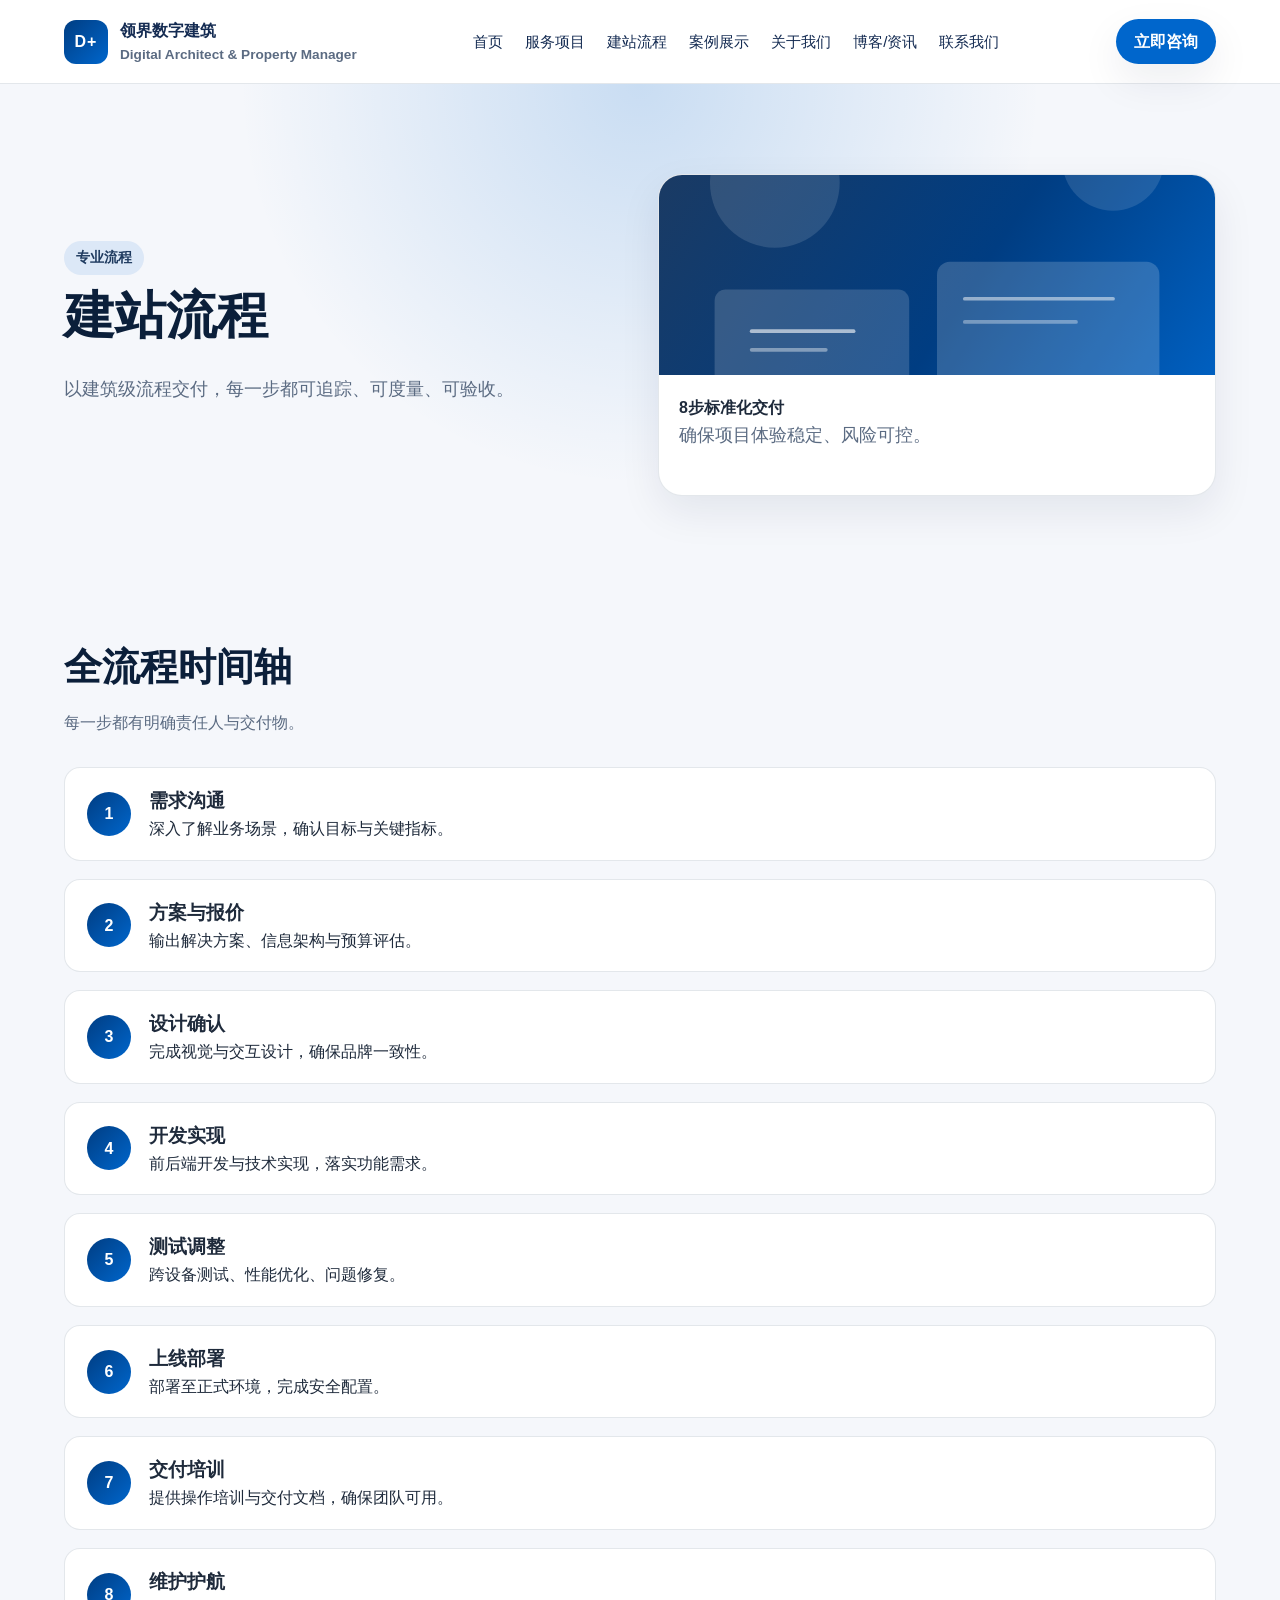
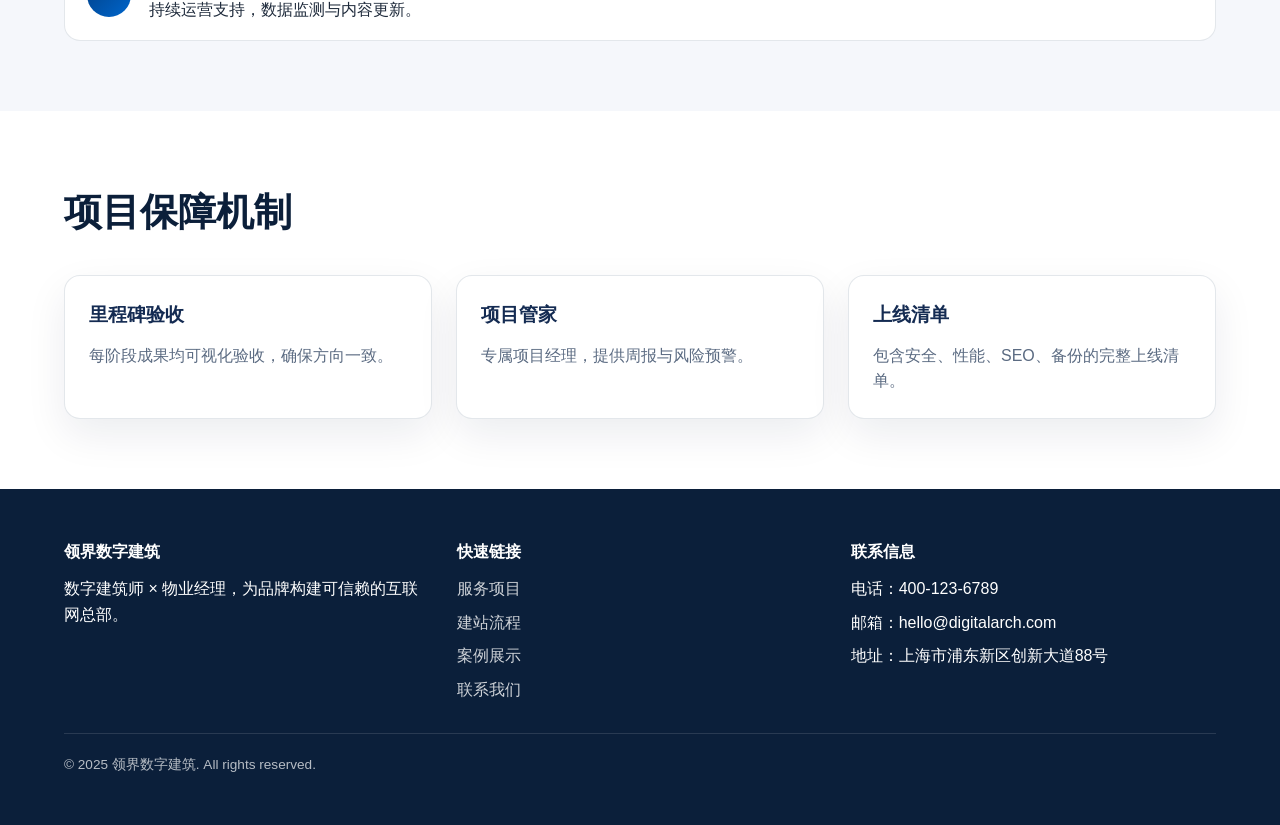
<file: process.html>
<!DOCTYPE html>
<html lang="zh-CN">
<head>
  <meta charset="UTF-8" />
  <meta name="viewport" content="width=device-width, initial-scale=1.0" />
  <title>建站流程 | 领界数字建筑</title>
  <link rel="stylesheet" href="css/style.css" />
</head>
<body>
  <header class="header">
    <div class="container nav">
      <a class="brand" href="index.html">
        <span class="brand-badge">D+</span>
        <div>
          <strong>领界数字建筑</strong>
          <div style="font-size: 0.85rem; color: var(--muted);">Digital Architect & Property Manager</div>
        </div>
      </a>
      <nav class="nav-links">
        <a href="index.html">首页</a>
        <a href="services.html">服务项目</a>
        <a href="process.html">建站流程</a>
        <a href="portfolio.html">案例展示</a>
        <a href="about.html">关于我们</a>
        <a href="blog.html">博客/资讯</a>
        <a href="contact.html">联系我们</a>
      </nav>
      <a class="nav-cta" href="contact.html">立即咨询</a>
      <button class="menu-toggle" aria-label="打开菜单">菜单</button>
    </div>
  </header>

  <section class="hero">
    <div class="container hero-grid">
      <div>
        <span class="tag">专业流程</span>
        <h1>建站流程</h1>
        <p>以建筑级流程交付，每一步都可追踪、可度量、可验收。</p>
      </div>
      <div class="image-card">
        <img src="assets/placeholder.svg" alt="流程图" />
        <div class="content">
          <strong>8步标准化交付</strong>
          <p>确保项目体验稳定、风险可控。</p>
        </div>
      </div>
    </div>
  </section>

  <section class="section">
    <div class="container">
      <div class="section-heading">
        <h2>全流程时间轴</h2>
        <p>每一步都有明确责任人与交付物。</p>
      </div>
      <div class="timeline">
        <div class="timeline-step"><span>1</span><div><h3>需求沟通</h3><p>深入了解业务场景，确认目标与关键指标。</p></div></div>
        <div class="timeline-step"><span>2</span><div><h3>方案与报价</h3><p>输出解决方案、信息架构与预算评估。</p></div></div>
        <div class="timeline-step"><span>3</span><div><h3>设计确认</h3><p>完成视觉与交互设计，确保品牌一致性。</p></div></div>
        <div class="timeline-step"><span>4</span><div><h3>开发实现</h3><p>前后端开发与技术实现，落实功能需求。</p></div></div>
        <div class="timeline-step"><span>5</span><div><h3>测试调整</h3><p>跨设备测试、性能优化、问题修复。</p></div></div>
        <div class="timeline-step"><span>6</span><div><h3>上线部署</h3><p>部署至正式环境，完成安全配置。</p></div></div>
        <div class="timeline-step"><span>7</span><div><h3>交付培训</h3><p>提供操作培训与交付文档，确保团队可用。</p></div></div>
        <div class="timeline-step"><span>8</span><div><h3>维护护航</h3><p>持续运营支持，数据监测与内容更新。</p></div></div>
      </div>
    </div>
  </section>

  <section class="section" style="background: #fff;">
    <div class="container">
      <div class="section-heading">
        <h2>项目保障机制</h2>
      </div>
      <div class="grid-3">
        <div class="card">
          <h3>里程碑验收</h3>
          <p>每阶段成果均可视化验收，确保方向一致。</p>
        </div>
        <div class="card">
          <h3>项目管家</h3>
          <p>专属项目经理，提供周报与风险预警。</p>
        </div>
        <div class="card">
          <h3>上线清单</h3>
          <p>包含安全、性能、SEO、备份的完整上线清单。</p>
        </div>
      </div>
    </div>
  </section>

  <footer class="footer">
    <div class="container footer-grid">
      <div>
        <h4>领界数字建筑</h4>
        <p>数字建筑师 × 物业经理，为品牌构建可信赖的互联网总部。</p>
      </div>
      <div>
        <h4>快速链接</h4>
        <div style="display: grid; gap: 8px;">
          <a href="services.html">服务项目</a>
          <a href="process.html">建站流程</a>
          <a href="portfolio.html">案例展示</a>
          <a href="contact.html">联系我们</a>
        </div>
      </div>
      <div>
        <h4>联系信息</h4>
        <div style="display: grid; gap: 8px;">
          <span>电话：400-123-6789</span>
          <span>邮箱：hello@digitalarch.com</span>
          <span>地址：上海市浦东新区创新大道88号</span>
        </div>
      </div>
    </div>
    <div class="container footer-bottom">© 2025 领界数字建筑. All rights reserved.</div>
  </footer>

  <script src="js/script.js"></script>
</body>
</html>
</file>
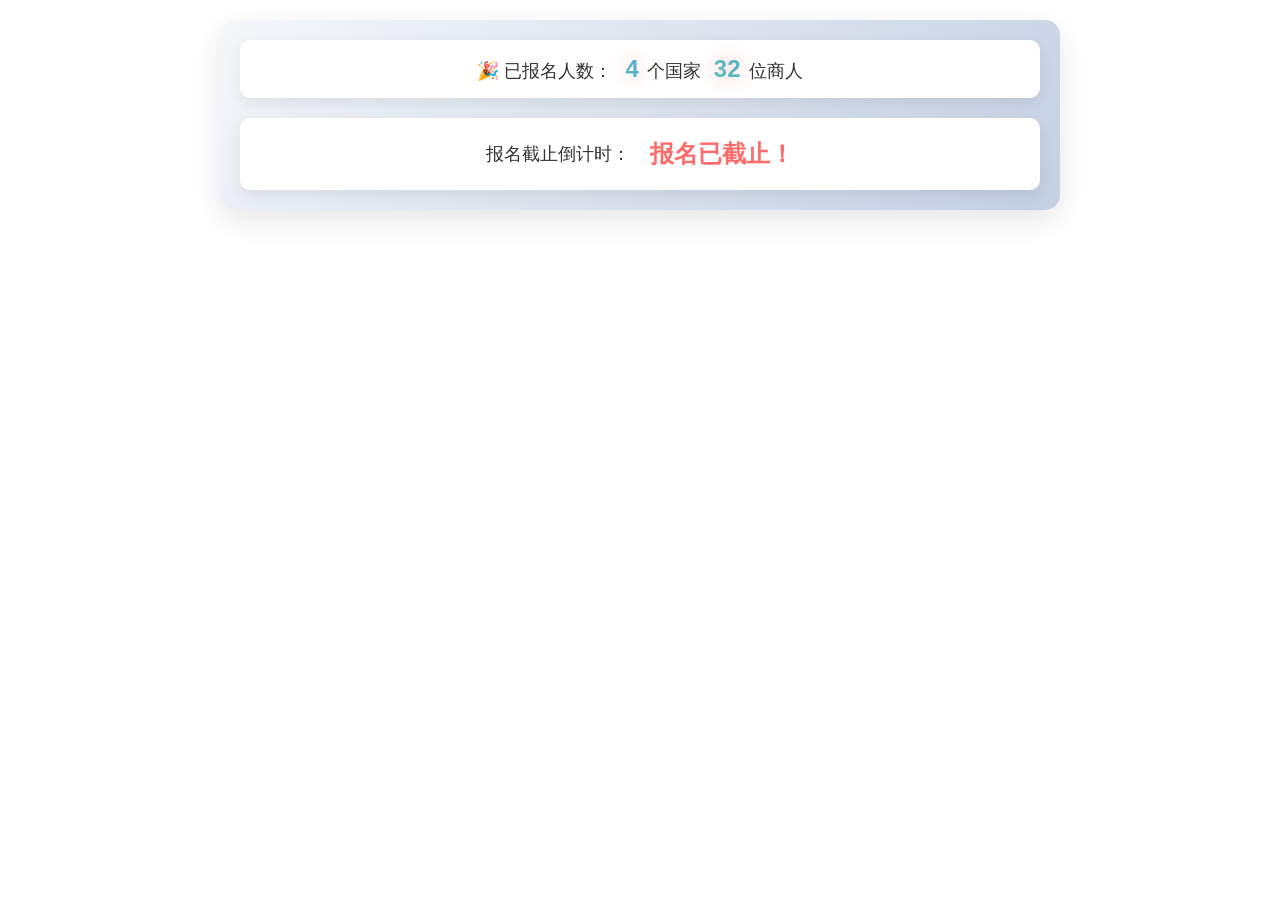
<file: registration-stats-countdown.html>
<!DOCTYPE html>
<html lang="zh-CN">
<head>
    <meta charset="UTF-8">
    <meta name="viewport" content="width=device-width, initial-scale=1.0">
    <title>报名统计与倒计时组件</title>
    <style>
        /* 组件容器样式 */
        .registration-component {
            max-width: 800px;
            margin: 20px auto;
            padding: 20px;
            background: linear-gradient(135deg, #f5f7fa 0%, #c3cfe2 100%);
            border-radius: 15px;
            box-shadow: 0 10px 30px rgba(0, 0, 0, 0.1);
            font-family: 'Microsoft YaHei', 'Helvetica Neue', Arial, sans-serif;
        }

        /* 已报名人数统计行 */
        .stats-row {
            display: flex;
            align-items: center;
            justify-content: center;
            margin-bottom: 20px;
            padding: 15px;
            background: white;
            border-radius: 10px;
            box-shadow: 0 5px 15px rgba(0, 0, 0, 0.08);
        }

        .stats-text {
            font-size: 18px;
            color: #333;
            font-weight: 500;
        }

        /* 特效数字样式 */
        .animated-number {
            display: inline-block;
            font-size: 24px;
            font-weight: bold;
            margin: 0 8px;
            background: linear-gradient(45deg, #ff6b6b, #4ecdc4, #45b7d1, #96ceb4);
            background-size: 300% 300%;
            -webkit-background-clip: text;
            -webkit-text-fill-color: transparent;
            background-clip: text;
            animation: gradientShift 3s ease-in-out infinite;
            text-shadow: 0 0 20px rgba(255, 107, 107, 0.5);
            position: relative;
        }

        /* 数字脉冲动画 */
        .animated-number::before {
            content: '';
            position: absolute;
            top: -2px;
            left: -2px;
            right: -2px;
            bottom: -2px;
            background: linear-gradient(45deg, #ff6b6b, #4ecdc4, #45b7d1, #96ceb4);
            border-radius: 5px;
            z-index: -1;
            animation: pulse 2s ease-in-out infinite;
        }

        /* 倒计时行 */
        .countdown-row {
            display: flex;
            align-items: center;
            justify-content: center;
            padding: 20px;
            background: white;
            border-radius: 10px;
            box-shadow: 0 5px 15px rgba(0, 0, 0, 0.08);
        }

        .countdown-label {
            font-size: 18px;
            color: #333;
            font-weight: 500;
            margin-right: 20px;
        }

        /* 翻页倒计时容器 */
        .countdown-timer {
            display: flex;
            gap: 10px;
            align-items: center;
        }

        /* 翻页数字单元 */
        .time-unit {
            display: flex;
            flex-direction: column;
            align-items: center;
            min-width: 60px;
        }

        /* 数字翻页容器 */
        .flip-digit {
            width: 50px;
            height: 60px;
            perspective: 100px;
            position: relative;
            margin-bottom: 5px;
        }

        .flip-number {
            width: 100%;
            height: 100%;
            position: relative;
            transform-style: preserve-3d;
            animation: flipIn 0.6s ease-in-out;
        }

        /* 数字面 */
        .digit-face {
            position: absolute;
            width: 100%;
            height: 100%;
            backface-visibility: hidden;
            display: flex;
            align-items: center;
            justify-content: center;
            background: linear-gradient(145deg, #667eea 0%, #764ba2 100%);
            color: white;
            font-size: 24px;
            font-weight: bold;
            border-radius: 8px;
            box-shadow: 0 4px 15px rgba(102, 126, 234, 0.4);
        }

        .digit-face.front {
            transform: rotateX(0deg);
        }

        .digit-face.back {
            transform: rotateX(-180deg);
        }

        /* 时间单位标签 */
        .time-label {
            font-size: 12px;
            color: #666;
            font-weight: 500;
            text-transform: uppercase;
            letter-spacing: 1px;
        }

        /* 分隔符 */
        .separator {
            font-size: 24px;
            color: #667eea;
            font-weight: bold;
            margin: 0 5px;
        }

        /* 动画关键帧 */
        @keyframes gradientShift {
            0%, 100% { background-position: 0% 50%; }
            50% { background-position: 100% 50%; }
        }

        @keyframes pulse {
            0%, 100% { opacity: 0.8; transform: scale(1); }
            50% { opacity: 1; transform: scale(1.05); }
        }

        @keyframes flipIn {
            0% { transform: rotateX(-90deg); }
            100% { transform: rotateX(0deg); }
        }

        /* 响应式设计 */
        @media (max-width: 768px) {
            .registration-component {
                margin: 10px;
                padding: 15px;
            }

            .stats-row {
                flex-direction: column;
                text-align: center;
                padding: 12px;
            }

            .stats-text {
                font-size: 16px;
                margin-bottom: 8px;
            }

            .animated-number {
                font-size: 20px;
                margin: 0 5px;
            }

            .countdown-row {
                flex-direction: column;
                padding: 15px;
            }

            .countdown-label {
                margin-right: 0;
                margin-bottom: 15px;
                font-size: 16px;
            }

            .countdown-timer {
                flex-wrap: wrap;
                justify-content: center;
                gap: 8px;
            }

            .time-unit {
                min-width: 50px;
            }

            .flip-digit {
                width: 40px;
                height: 50px;
            }

            .digit-face {
                font-size: 20px;
            }

            .time-label {
                font-size: 10px;
            }
        }

        @media (max-width: 480px) {
            .animated-number {
                font-size: 18px;
            }

            .flip-digit {
                width: 35px;
                height: 45px;
            }

            .digit-face {
                font-size: 18px;
            }

            .separator {
                font-size: 18px;
            }
        }

        /* 滚动数字动画 */
        @keyframes numberRoll {
            0% { transform: translateY(0) scale(1); }
            50% { transform: translateY(-5px) scale(1.1); }
            100% { transform: translateY(0) scale(1); }
        }

        .number-roll {
            animation: numberRoll 2s ease-in-out infinite;
        }
    </style>
</head>
<body>
    <div class="registration-component">
        <!-- 已报名人数统计行 -->
        <div class="stats-row">
            <div class="stats-text">
                🎉 已报名人数：
                <span class="animated-number" id="country-count">12</span>个国家 
                <span class="animated-number" id="merchant-count">32</span>位商人
            </div>
        </div>

        <!-- 报名截止倒计时行 -->
        <div class="countdown-row">
            <div class="countdown-label">报名截止倒计时：</div>
            <div class="countdown-timer" id="countdown-timer">
                <div class="time-unit">
                    <div class="flip-digit">
                        <div class="flip-number">
                            <div class="digit-face front">00</div>
                            <div class="digit-face back">00</div>
                        </div>
                    </div>
                    <div class="time-label">天</div>
                </div>
                <div class="separator">:</div>
                <div class="time-unit">
                    <div class="flip-digit">
                        <div class="flip-number">
                            <div class="digit-face front">00</div>
                            <div class="digit-face back">00</div>
                        </div>
                    </div>
                    <div class="time-label">时</div>
                </div>
                <div class="separator">:</div>
                <div class="time-unit">
                    <div class="flip-digit">
                        <div class="flip-number">
                            <div class="digit-face front">00</div>
                            <div class="digit-face back">00</div>
                        </div>
                    </div>
                    <div class="time-label">分</div>
                </div>
                <div class="separator">:</div>
                <div class="time-unit">
                    <div class="flip-digit">
                        <div class="flip-number">
                            <div class="digit-face front">00</div>
                            <div class="digit-face back">00</div>
                        </div>
                    </div>
                    <div class="time-label">秒</div>
                </div>
            </div>
        </div>
    </div>

    <script>
        // 配置截止日期
        const deadlineDate = new Date('2026-02-01T23:59:59').getTime();

        // 数字滚动特效函数
        function animateNumber(element, targetValue, duration = 2000) {
            const startValue = 0;
            const startTime = performance.now();
            
            function updateNumber(currentTime) {
                const elapsed = currentTime - startTime;
                const progress = Math.min(elapsed / duration, 1);
                
                // 使用easeOutCubic缓动函数
                const easeProgress = 1 - Math.pow(1 - progress, 3);
                const currentValue = Math.floor(startValue + (targetValue - startValue) * easeProgress);
                
                element.textContent = currentValue;
                
                if (progress < 1) {
                    requestAnimationFrame(updateNumber);
                }
            }
            
            requestAnimationFrame(updateNumber);
        }

        // 翻页倒计时更新函数
        function updateFlipDigit(flipNumber, newValue) {
            const frontFace = flipNumber.querySelector('.digit-face.front');
            const backFace = flipNumber.querySelector('.digit-face.back');
            
            // 如果值没有变化，不执行动画
            if (frontFace.textContent === newValue.toString().padStart(2, '0')) {
                return;
            }
            
            // 设置背面数字
            backFace.textContent = newValue.toString().padStart(2, '0');
            
            // 添加翻转动画
            flipNumber.style.animation = 'none';
            flipNumber.offsetHeight; // 强制重排
            flipNumber.style.animation = 'flipIn 0.6s ease-in-out';
        }

        // 倒计时主函数
        function updateCountdown() {
            const now = new Date().getTime();
            const timeLeft = deadlineDate - now;
            
            if (timeLeft <= 0) {
                // 倒计时结束
                document.getElementById('countdown-timer').innerHTML = 
                    '<div style="font-size: 24px; color: #ff6b6b; font-weight: bold;">报名已截止！</div>';
                return;
            }
            
            const days = Math.floor(timeLeft / (1000 * 60 * 60 * 24));
            const hours = Math.floor((timeLeft % (1000 * 60 * 60 * 24)) / (1000 * 60 * 60));
            const minutes = Math.floor((timeLeft % (1000 * 60 * 60)) / (1000 * 60));
            const seconds = Math.floor((timeLeft % (1000 * 60)) / 1000);
            
            // 获取所有翻页数字容器
            const flipNumbers = document.querySelectorAll('.flip-number');
            
            // 更新天、时、分、秒
            updateFlipDigit(flipNumbers[0], days);
            updateFlipDigit(flipNumbers[1], hours);
            updateFlipDigit(flipNumbers[2], minutes);
            updateFlipDigit(flipNumbers[3], seconds);
        }

        // 页面加载完成后执行
        document.addEventListener('DOMContentLoaded', function() {
            // 启动数字滚动动画
            const countryCount = document.getElementById('country-count');
            const merchantCount = document.getElementById('merchant-count');
            
            // 添加滚动特效类
            countryCount.classList.add('number-roll');
            merchantCount.classList.add('number-roll');
            
            // 延迟启动数字动画，增强视觉效果
            setTimeout(() => {
                animateNumber(countryCount, 12, 2500);
                setTimeout(() => {
                    animateNumber(merchantCount, 32, 2500);
                }, 500);
            }, 800);
            
            // 启动倒计时
            updateCountdown();
            setInterval(updateCountdown, 1000);
        });

        // 添加触摸设备优化
        if ('ontouchstart' in window) {
            document.addEventListener('touchstart', function() {}, {passive: true});
        }
    </script>
</body>
</html>
</file>
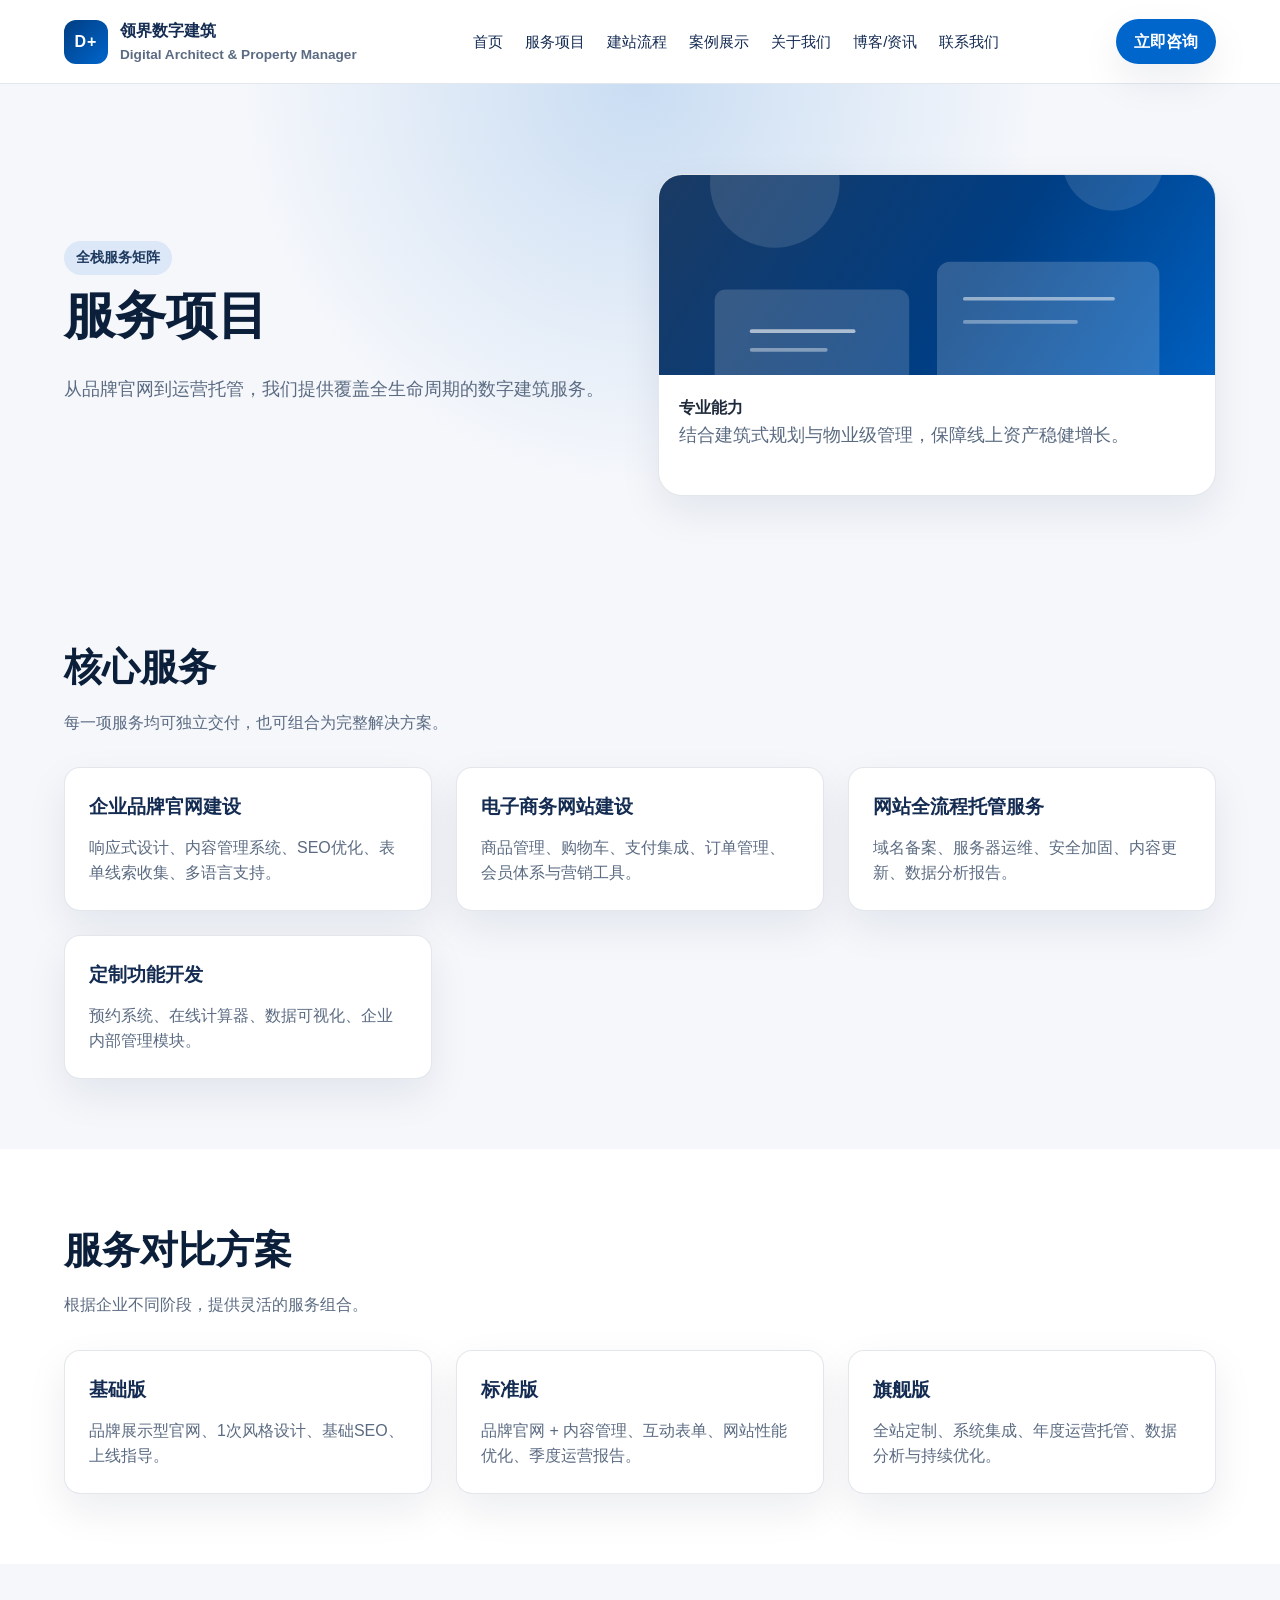
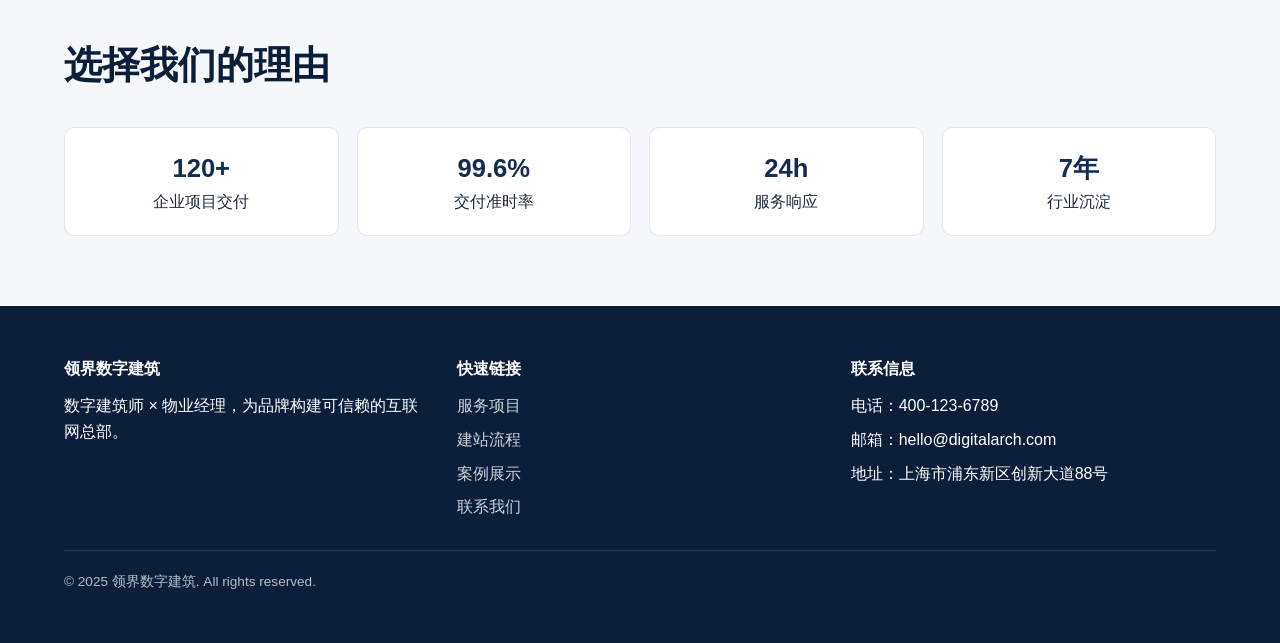
<file: services.html>
<!DOCTYPE html>
<html lang="zh-CN">
<head>
  <meta charset="UTF-8" />
  <meta name="viewport" content="width=device-width, initial-scale=1.0" />
  <title>服务项目 | 领界数字建筑</title>
  <link rel="stylesheet" href="css/style.css" />
</head>
<body>
  <header class="header">
    <div class="container nav">
      <a class="brand" href="index.html">
        <span class="brand-badge">D+</span>
        <div>
          <strong>领界数字建筑</strong>
          <div style="font-size: 0.85rem; color: var(--muted);">Digital Architect & Property Manager</div>
        </div>
      </a>
      <nav class="nav-links">
        <a href="index.html">首页</a>
        <a href="services.html">服务项目</a>
        <a href="process.html">建站流程</a>
        <a href="portfolio.html">案例展示</a>
        <a href="about.html">关于我们</a>
        <a href="blog.html">博客/资讯</a>
        <a href="contact.html">联系我们</a>
      </nav>
      <a class="nav-cta" href="contact.html">立即咨询</a>
      <button class="menu-toggle" aria-label="打开菜单">菜单</button>
    </div>
  </header>

  <section class="hero">
    <div class="container hero-grid">
      <div>
        <span class="tag">全栈服务矩阵</span>
        <h1>服务项目</h1>
        <p>从品牌官网到运营托管，我们提供覆盖全生命周期的数字建筑服务。</p>
      </div>
      <div class="image-card">
        <img src="assets/placeholder.svg" alt="服务矩阵" />
        <div class="content">
          <strong>专业能力</strong>
          <p>结合建筑式规划与物业级管理，保障线上资产稳健增长。</p>
        </div>
      </div>
    </div>
  </section>

  <section class="section">
    <div class="container">
      <div class="section-heading">
        <h2>核心服务</h2>
        <p>每一项服务均可独立交付，也可组合为完整解决方案。</p>
      </div>
      <div class="grid-2">
        <div class="card">
          <h3>企业品牌官网建设</h3>
          <p>响应式设计、内容管理系统、SEO优化、表单线索收集、多语言支持。</p>
        </div>
        <div class="card">
          <h3>电子商务网站建设</h3>
          <p>商品管理、购物车、支付集成、订单管理、会员体系与营销工具。</p>
        </div>
        <div class="card">
          <h3>网站全流程托管服务</h3>
          <p>域名备案、服务器运维、安全加固、内容更新、数据分析报告。</p>
        </div>
        <div class="card">
          <h3>定制功能开发</h3>
          <p>预约系统、在线计算器、数据可视化、企业内部管理模块。</p>
        </div>
      </div>
    </div>
  </section>

  <section class="section" style="background: #fff;">
    <div class="container">
      <div class="section-heading">
        <h2>服务对比方案</h2>
        <p>根据企业不同阶段，提供灵活的服务组合。</p>
      </div>
      <div class="grid-3">
        <div class="card">
          <h3>基础版</h3>
          <p>品牌展示型官网、1次风格设计、基础SEO、上线指导。</p>
        </div>
        <div class="card">
          <h3>标准版</h3>
          <p>品牌官网 + 内容管理、互动表单、网站性能优化、季度运营报告。</p>
        </div>
        <div class="card">
          <h3>旗舰版</h3>
          <p>全站定制、系统集成、年度运营托管、数据分析与持续优化。</p>
        </div>
      </div>
    </div>
  </section>

  <section class="section">
    <div class="container">
      <div class="section-heading">
        <h2>选择我们的理由</h2>
      </div>
      <div class="stats">
        <div class="stat"><strong>120+</strong>企业项目交付</div>
        <div class="stat"><strong>99.6%</strong>交付准时率</div>
        <div class="stat"><strong>24h</strong>服务响应</div>
        <div class="stat"><strong>7年</strong>行业沉淀</div>
      </div>
    </div>
  </section>

  <footer class="footer">
    <div class="container footer-grid">
      <div>
        <h4>领界数字建筑</h4>
        <p>数字建筑师 × 物业经理，为品牌构建可信赖的互联网总部。</p>
      </div>
      <div>
        <h4>快速链接</h4>
        <div style="display: grid; gap: 8px;">
          <a href="services.html">服务项目</a>
          <a href="process.html">建站流程</a>
          <a href="portfolio.html">案例展示</a>
          <a href="contact.html">联系我们</a>
        </div>
      </div>
      <div>
        <h4>联系信息</h4>
        <div style="display: grid; gap: 8px;">
          <span>电话：400-123-6789</span>
          <span>邮箱：hello@digitalarch.com</span>
          <span>地址：上海市浦东新区创新大道88号</span>
        </div>
      </div>
    </div>
    <div class="container footer-bottom">© 2025 领界数字建筑. All rights reserved.</div>
  </footer>

  <script src="js/script.js"></script>
</body>
</html>
</file>
<file: css/style.css>
:root {
  color-scheme: light;
  --navy-900: #0b1f3a;
  --navy-800: #142b52;
  --navy-700: #1e3a5f;
  --navy-600: #003d82;
  --accent: #0066cc;
  --accent-light: #4da3ff;
  --bg: #f5f7fb;
  --text: #1e2a3b;
  --muted: #5b6b82;
  --card: #ffffff;
  --border: rgba(30, 58, 95, 0.12);
  --shadow: 0 16px 40px rgba(11, 31, 58, 0.08);
  --radius-lg: 24px;
  --radius-md: 16px;
  --radius-sm: 10px;
}

* {
  box-sizing: border-box;
  margin: 0;
  padding: 0;
}

body {
  font-family: "Segoe UI", "PingFang SC", "Microsoft YaHei", sans-serif;
  background: var(--bg);
  color: var(--text);
  line-height: 1.6;
}

a {
  color: inherit;
  text-decoration: none;
}

img {
  max-width: 100%;
  display: block;
}

.container {
  width: min(1200px, 90%);
  margin: 0 auto;
}

.header {
  position: sticky;
  top: 0;
  z-index: 1000;
  background: rgba(255, 255, 255, 0.92);
  backdrop-filter: blur(16px);
  border-bottom: 1px solid var(--border);
}

.nav {
  display: flex;
  align-items: center;
  justify-content: space-between;
  padding: 18px 0;
}

.brand {
  display: flex;
  align-items: center;
  gap: 12px;
  font-weight: 700;
  color: var(--navy-800);
}

.brand-badge {
  width: 44px;
  height: 44px;
  border-radius: 12px;
  background: linear-gradient(135deg, var(--navy-600), var(--accent));
  display: grid;
  place-items: center;
  color: #fff;
  font-weight: 700;
  letter-spacing: 1px;
}

.nav-links {
  display: flex;
  align-items: center;
  gap: 22px;
  font-size: 0.95rem;
  color: var(--navy-800);
}

.nav-links a {
  padding: 8px 0;
  position: relative;
}

.nav-links a::after {
  content: "";
  position: absolute;
  left: 0;
  bottom: -4px;
  width: 0;
  height: 2px;
  background: var(--accent);
  transition: width 0.2s ease;
}

.nav-links a:hover::after,
.nav-links a:focus-visible::after {
  width: 100%;
}

.nav-cta {
  padding: 10px 18px;
  border-radius: 999px;
  background: var(--accent);
  color: #fff;
  font-weight: 600;
  box-shadow: var(--shadow);
  transition: transform 0.2s ease, background 0.2s ease;
}

.nav-cta:hover {
  transform: translateY(-2px);
  background: var(--navy-600);
}

.menu-toggle {
  display: none;
  background: transparent;
  border: 1px solid var(--border);
  border-radius: 12px;
  padding: 8px 10px;
  color: var(--navy-800);
}

.hero {
  padding: 90px 0 70px;
  background: radial-gradient(circle at top, rgba(0, 102, 204, 0.18), transparent 50%), var(--bg);
}

.hero-grid {
  display: grid;
  grid-template-columns: repeat(auto-fit, minmax(280px, 1fr));
  align-items: center;
  gap: 36px;
}

.hero h1 {
  font-size: clamp(2.2rem, 4vw, 3.4rem);
  color: var(--navy-900);
  margin-bottom: 18px;
}

.hero p {
  color: var(--muted);
  font-size: 1.1rem;
  margin-bottom: 26px;
}

.hero-actions {
  display: flex;
  flex-wrap: wrap;
  gap: 16px;
}

.btn {
  padding: 12px 22px;
  border-radius: 999px;
  border: none;
  font-weight: 600;
  cursor: pointer;
  transition: transform 0.2s ease, box-shadow 0.2s ease;
}

.btn-primary {
  background: var(--accent);
  color: #fff;
  box-shadow: var(--shadow);
}

.btn-outline {
  background: transparent;
  color: var(--navy-800);
  border: 1px solid var(--border);
}

.btn:hover {
  transform: translateY(-2px);
}

.section {
  padding: 70px 0;
}

.section-heading {
  display: flex;
  flex-direction: column;
  gap: 12px;
  margin-bottom: 32px;
}

.section-heading h2 {
  font-size: clamp(1.8rem, 3vw, 2.6rem);
  color: var(--navy-900);
}

.section-heading p {
  color: var(--muted);
  max-width: 680px;
}

.grid-4,
.grid-3,
.grid-2 {
  display: grid;
  gap: 24px;
}

.grid-4 {
  grid-template-columns: repeat(auto-fit, minmax(220px, 1fr));
}

.grid-3 {
  grid-template-columns: repeat(auto-fit, minmax(240px, 1fr));
}

.grid-2 {
  grid-template-columns: repeat(auto-fit, minmax(280px, 1fr));
}

.card {
  background: var(--card);
  border-radius: var(--radius-md);
  padding: 24px;
  border: 1px solid var(--border);
  box-shadow: var(--shadow);
}

.card h3 {
  margin-bottom: 12px;
  color: var(--navy-800);
  font-size: 1.2rem;
}

.card p {
  color: var(--muted);
}

.tag {
  display: inline-flex;
  align-items: center;
  gap: 8px;
  padding: 6px 12px;
  border-radius: 999px;
  background: rgba(0, 102, 204, 0.1);
  color: var(--navy-700);
  font-size: 0.85rem;
  font-weight: 600;
}

.service-preview {
  display: flex;
  flex-direction: column;
  gap: 14px;
}

.image-card {
  background: var(--card);
  border-radius: var(--radius-lg);
  overflow: hidden;
  border: 1px solid var(--border);
  box-shadow: var(--shadow);
}

.image-card img {
  width: 100%;
  height: 200px;
  object-fit: cover;
}

.image-card .content {
  padding: 20px;
}

.stats {
  display: grid;
  grid-template-columns: repeat(auto-fit, minmax(160px, 1fr));
  gap: 18px;
}

.stat {
  background: var(--card);
  border-radius: var(--radius-sm);
  padding: 20px;
  border: 1px solid var(--border);
  text-align: center;
}

.stat strong {
  font-size: 1.6rem;
  color: var(--navy-800);
  display: block;
}

.timeline {
  display: grid;
  gap: 18px;
}

.timeline-step {
  display: grid;
  grid-template-columns: auto 1fr;
  gap: 18px;
  align-items: center;
  background: var(--card);
  padding: 18px 22px;
  border-radius: var(--radius-md);
  border: 1px solid var(--border);
}

.timeline-step span {
  width: 44px;
  height: 44px;
  border-radius: 50%;
  background: linear-gradient(135deg, var(--navy-600), var(--accent));
  color: #fff;
  display: grid;
  place-items: center;
  font-weight: 700;
}

.filter-bar {
  display: flex;
  flex-wrap: wrap;
  gap: 12px;
  margin-bottom: 24px;
}

.filter-bar button {
  padding: 8px 16px;
  border-radius: 999px;
  border: 1px solid var(--border);
  background: #fff;
  cursor: pointer;
  color: var(--navy-800);
  font-weight: 600;
}

.filter-bar button.active {
  background: var(--accent);
  color: #fff;
  border-color: transparent;
}

.team {
  display: grid;
  gap: 20px;
  grid-template-columns: repeat(auto-fit, minmax(220px, 1fr));
}

.team-member {
  background: var(--card);
  border-radius: var(--radius-md);
  padding: 20px;
  border: 1px solid var(--border);
  text-align: center;
}

.team-member img {
  width: 100%;
  height: 180px;
  object-fit: cover;
  border-radius: 12px;
  margin-bottom: 14px;
}

.logo-wall {
  display: grid;
  grid-template-columns: repeat(auto-fit, minmax(140px, 1fr));
  gap: 18px;
  align-items: center;
}

.logo-wall .logo {
  padding: 16px;
  text-align: center;
  border-radius: 12px;
  border: 1px dashed var(--border);
  color: var(--muted);
  font-weight: 600;
}

.blog-list {
  display: grid;
  gap: 20px;
  grid-template-columns: repeat(auto-fit, minmax(260px, 1fr));
}

.blog-card {
  padding: 20px;
  background: var(--card);
  border-radius: var(--radius-md);
  border: 1px solid var(--border);
  display: grid;
  gap: 10px;
}

.blog-card span {
  color: var(--muted);
  font-size: 0.85rem;
}

.form-card {
  background: var(--card);
  padding: 28px;
  border-radius: var(--radius-md);
  border: 1px solid var(--border);
  box-shadow: var(--shadow);
}

.form-grid {
  display: grid;
  gap: 18px;
  grid-template-columns: repeat(auto-fit, minmax(220px, 1fr));
}

input,
textarea,
select {
  width: 100%;
  padding: 12px 14px;
  border-radius: 12px;
  border: 1px solid var(--border);
  font-size: 0.95rem;
  font-family: inherit;
}

textarea {
  min-height: 120px;
  resize: vertical;
}

.form-message {
  padding: 12px 16px;
  border-radius: 12px;
  font-size: 0.95rem;
  display: none;
}

.form-message.error {
  background: rgba(220, 53, 69, 0.12);
  color: #b4233a;
}

.form-message.success {
  background: rgba(25, 135, 84, 0.12);
  color: #1f7a4f;
}

.footer {
  background: var(--navy-900);
  color: #fff;
  padding: 50px 0;
}

.footer-grid {
  display: grid;
  gap: 28px;
  grid-template-columns: repeat(auto-fit, minmax(200px, 1fr));
}

.footer h4 {
  margin-bottom: 12px;
}

.footer a {
  color: rgba(255, 255, 255, 0.8);
}

.footer a:hover {
  color: #fff;
}

.footer-bottom {
  margin-top: 30px;
  border-top: 1px solid rgba(255, 255, 255, 0.12);
  padding-top: 20px;
  font-size: 0.85rem;
  color: rgba(255, 255, 255, 0.7);
}

@media (max-width: 900px) {
  .nav-links {
    position: absolute;
    top: 70px;
    right: 5%;
    background: #fff;
    flex-direction: column;
    padding: 18px;
    border-radius: 16px;
    border: 1px solid var(--border);
    box-shadow: var(--shadow);
    display: none;
  }

  .nav-links.open {
    display: flex;
  }

  .menu-toggle {
    display: inline-flex;
  }
}

@media (max-width: 600px) {
  .hero {
    padding: 70px 0 50px;
  }

  .nav {
    gap: 12px;
  }

  .hero-actions {
    flex-direction: column;
    align-items: flex-start;
  }
}
</file>
